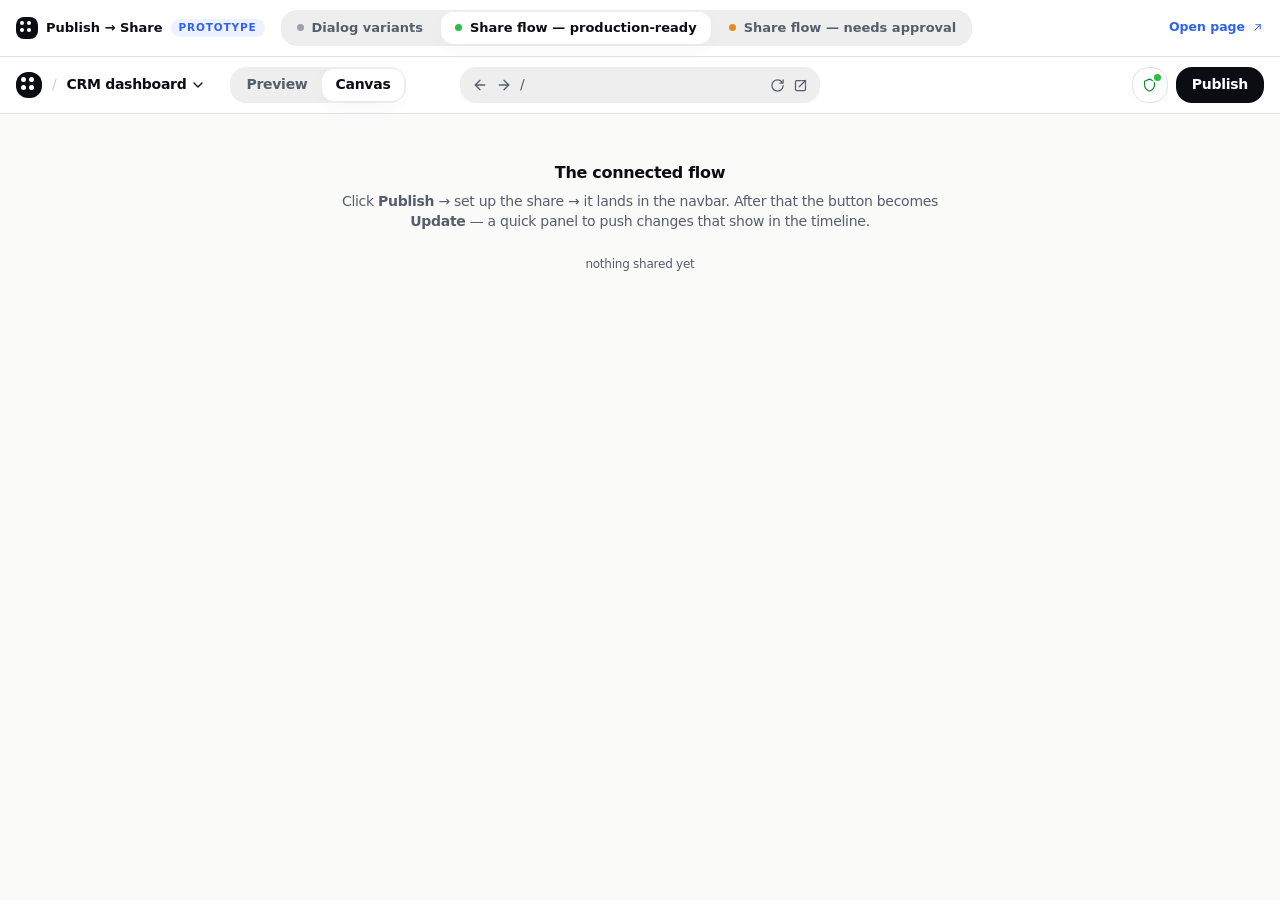
<file: index.html>
<!DOCTYPE html>
<html lang="en" class="light">
  <head>
    <meta charset="UTF-8" />
    <meta name="viewport" content="width=device-width, initial-scale=1.0" />
    <meta http-equiv="Cache-Control" content="no-cache, no-store, must-revalidate" />
    <meta http-equiv="Pragma" content="no-cache" />
    <meta http-equiv="Expires" content="0" />
    <title>Publish → Share — prototype</title>
    <script type="module" crossorigin src="./assets/prototype-C3FubEKq.js"></script>
    <link rel="modulepreload" crossorigin href="./assets/tokenStyle-D7xRVPf5.js">
    <link rel="modulepreload" crossorigin href="./assets/cn-BQHNewu7.js">
    <link rel="stylesheet" crossorigin href="./assets/tokenStyle-De76HYku.css">
  </head>
  <body>
    <div id="root"></div>
  </body>
</html>
</file>
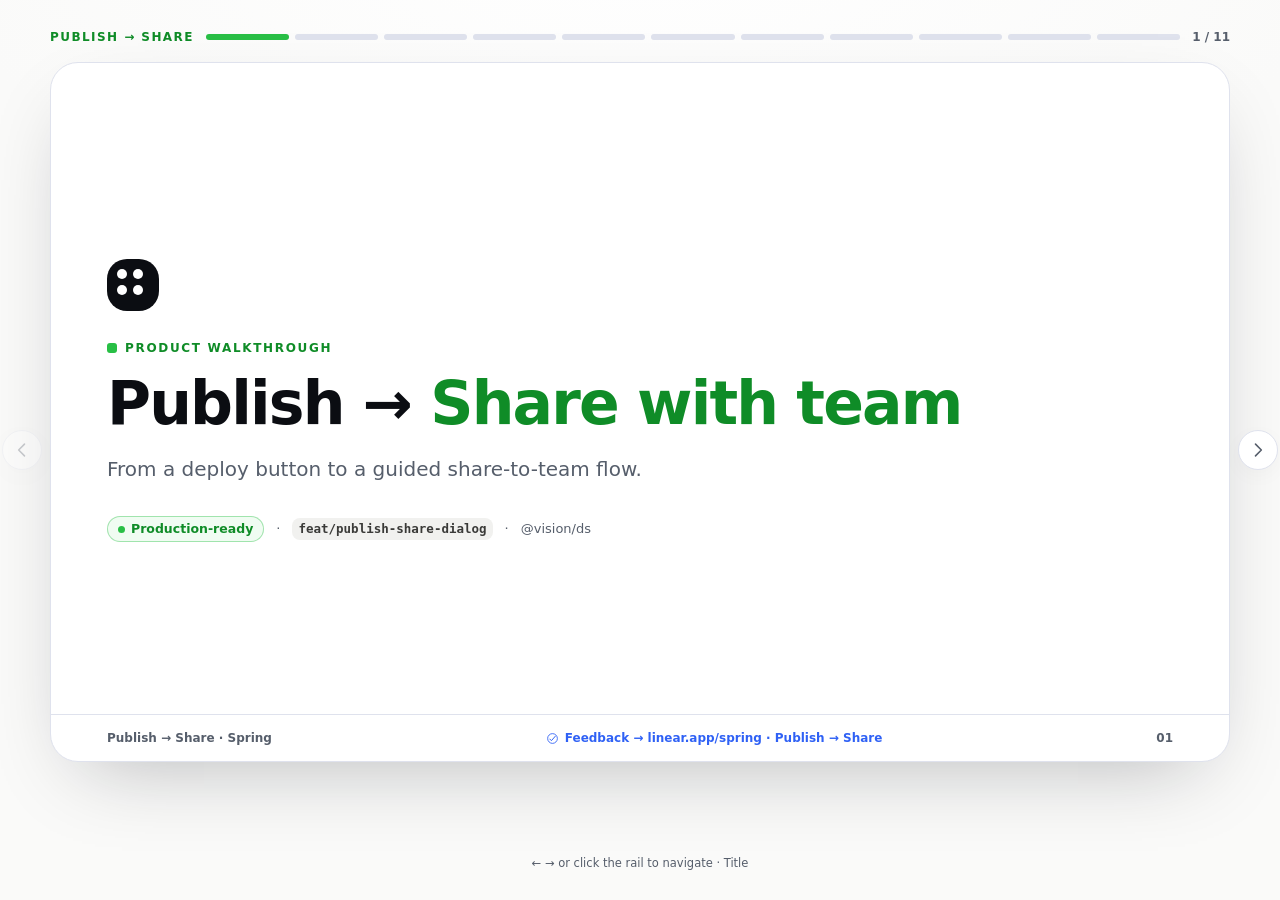
<file: deck.html>
<!DOCTYPE html>
<html lang="en" class="light">
  <head>
    <meta charset="UTF-8" />
    <meta name="viewport" content="width=device-width, initial-scale=1.0" />
    <meta http-equiv="Cache-Control" content="no-cache, no-store, must-revalidate" />
    <meta http-equiv="Pragma" content="no-cache" />
    <meta http-equiv="Expires" content="0" />
    <title>Publish → Share — walkthrough</title>
    <script type="module" crossorigin src="./assets/deck-DZzQGsgr.js"></script>
    <link rel="modulepreload" crossorigin href="./assets/tokenStyle-D7xRVPf5.js">
    <link rel="stylesheet" crossorigin href="./assets/tokenStyle-De76HYku.css">
  </head>
  <body>
    <div id="root"></div>
  </body>
</html>
</file>
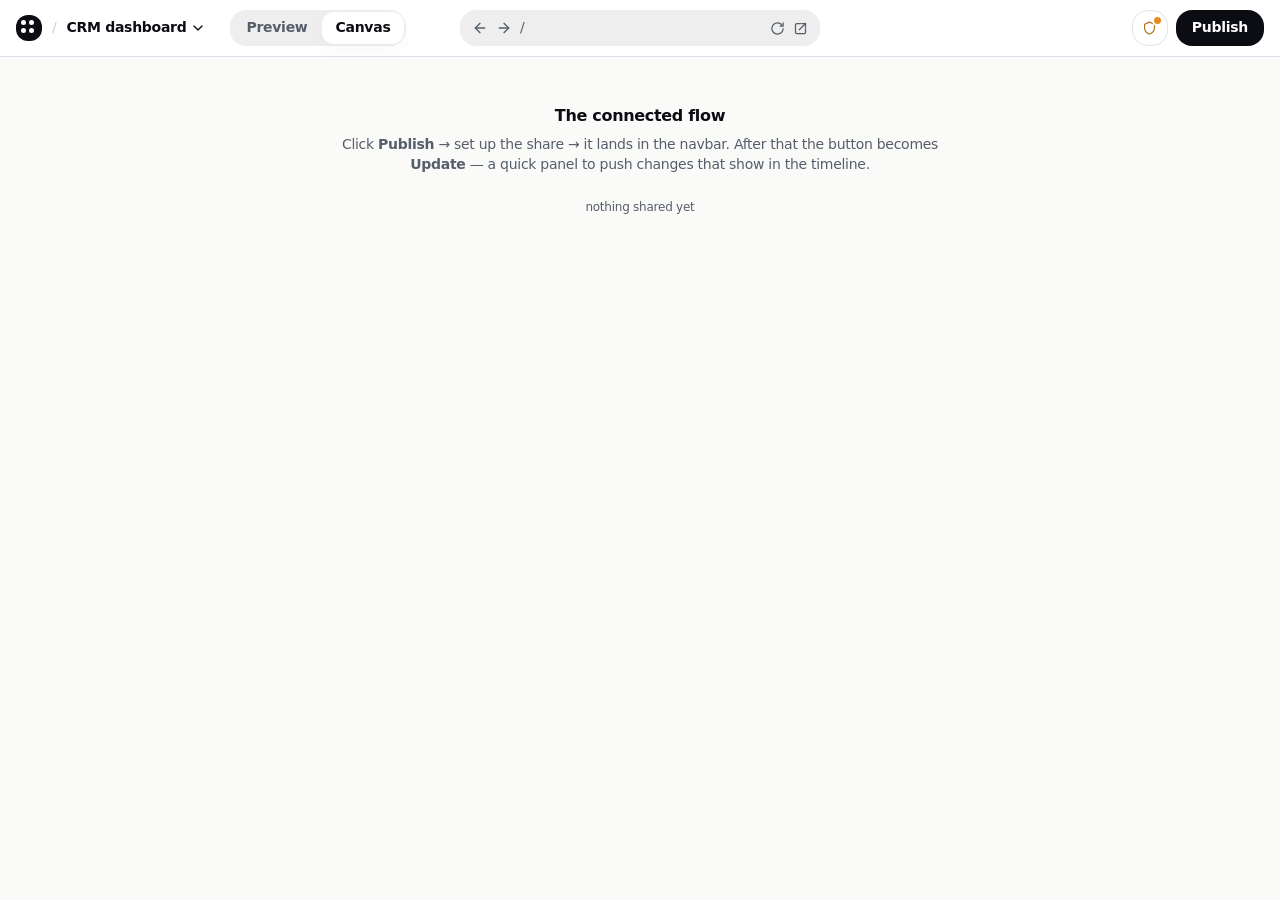
<file: flow-approval.html>
<!DOCTYPE html>
<html lang="en" class="light">
  <head>
    <meta charset="UTF-8" />
    <meta name="viewport" content="width=device-width, initial-scale=1.0" />
    <meta http-equiv="Cache-Control" content="no-cache, no-store, must-revalidate" />
    <meta http-equiv="Pragma" content="no-cache" />
    <meta http-equiv="Expires" content="0" />
    <title>Publish flow — needs approval</title>
    <script type="module" crossorigin src="./assets/flow-approval-CkC_7x0k.js"></script>
    <link rel="modulepreload" crossorigin href="./assets/tokenStyle-D7xRVPf5.js">
    <link rel="modulepreload" crossorigin href="./assets/cn-BQHNewu7.js">
    <link rel="modulepreload" crossorigin href="./assets/lifecycle-B0G79meA.js">
    <link rel="modulepreload" crossorigin href="./assets/PublishControl-BxkgMfLj.js">
    <link rel="modulepreload" crossorigin href="./assets/QuickUpdatePanel-CvavVLCY.js">
    <link rel="modulepreload" crossorigin href="./assets/FlowPreview-CH4AsfCG.js">
    <link rel="stylesheet" crossorigin href="./assets/tokenStyle-De76HYku.css">
  </head>
  <body>
    <div id="root"></div>
  </body>
</html>
</file>
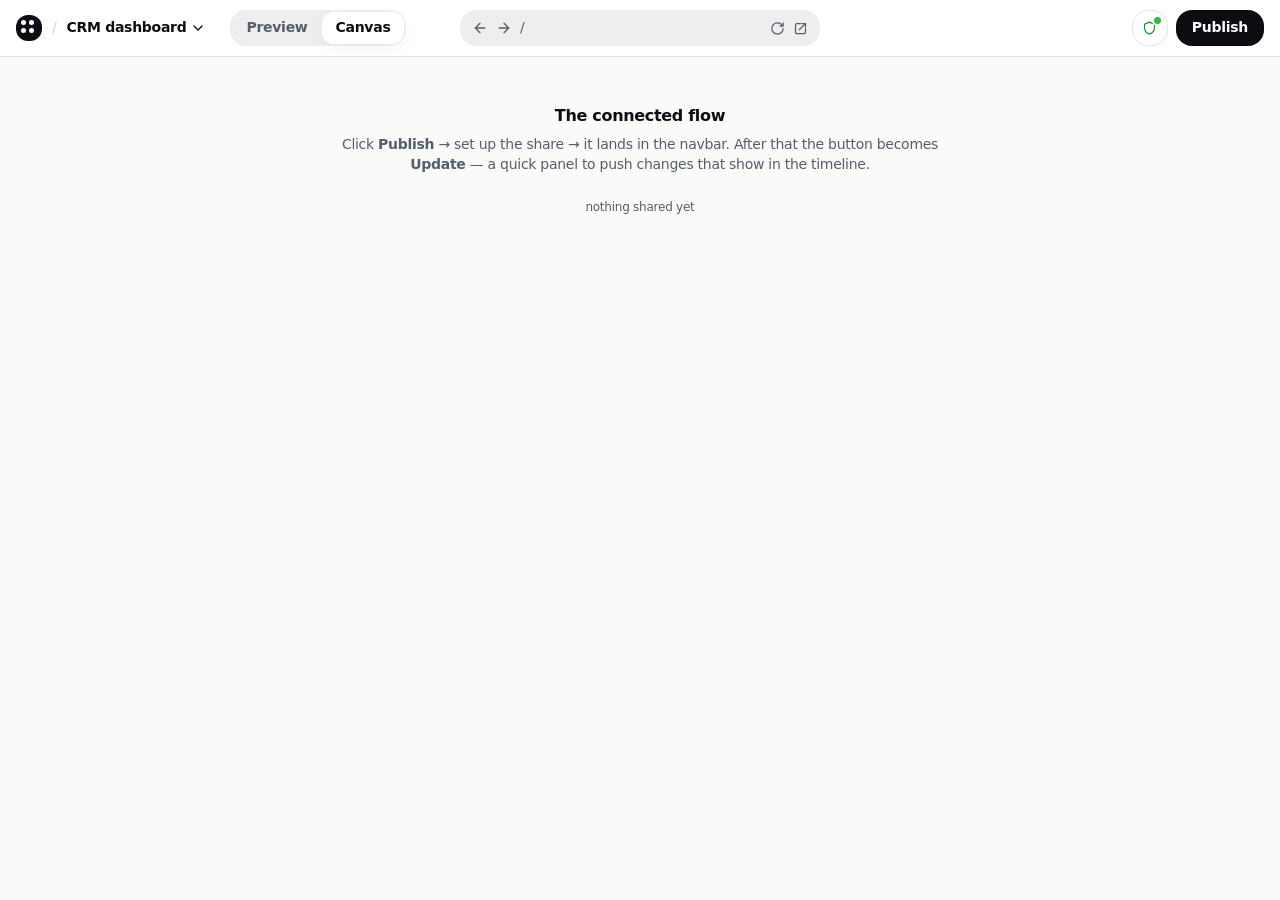
<file: flow.html>
<!DOCTYPE html>
<html lang="en" class="light">
  <head>
    <meta charset="UTF-8" />
    <meta name="viewport" content="width=device-width, initial-scale=1.0" />
    <meta http-equiv="Cache-Control" content="no-cache, no-store, must-revalidate" />
    <meta http-equiv="Pragma" content="no-cache" />
    <meta http-equiv="Expires" content="0" />
    <title>Publish flow — connected</title>
    <script type="module" crossorigin src="./assets/flow-CZyOp2dc.js"></script>
    <link rel="modulepreload" crossorigin href="./assets/tokenStyle-D7xRVPf5.js">
    <link rel="modulepreload" crossorigin href="./assets/cn-BQHNewu7.js">
    <link rel="modulepreload" crossorigin href="./assets/lifecycle-B0G79meA.js">
    <link rel="modulepreload" crossorigin href="./assets/PublishControl-BxkgMfLj.js">
    <link rel="modulepreload" crossorigin href="./assets/QuickUpdatePanel-CvavVLCY.js">
    <link rel="modulepreload" crossorigin href="./assets/FlowPreview-CH4AsfCG.js">
    <link rel="stylesheet" crossorigin href="./assets/tokenStyle-De76HYku.css">
  </head>
  <body>
    <div id="root"></div>
  </body>
</html>
</file>
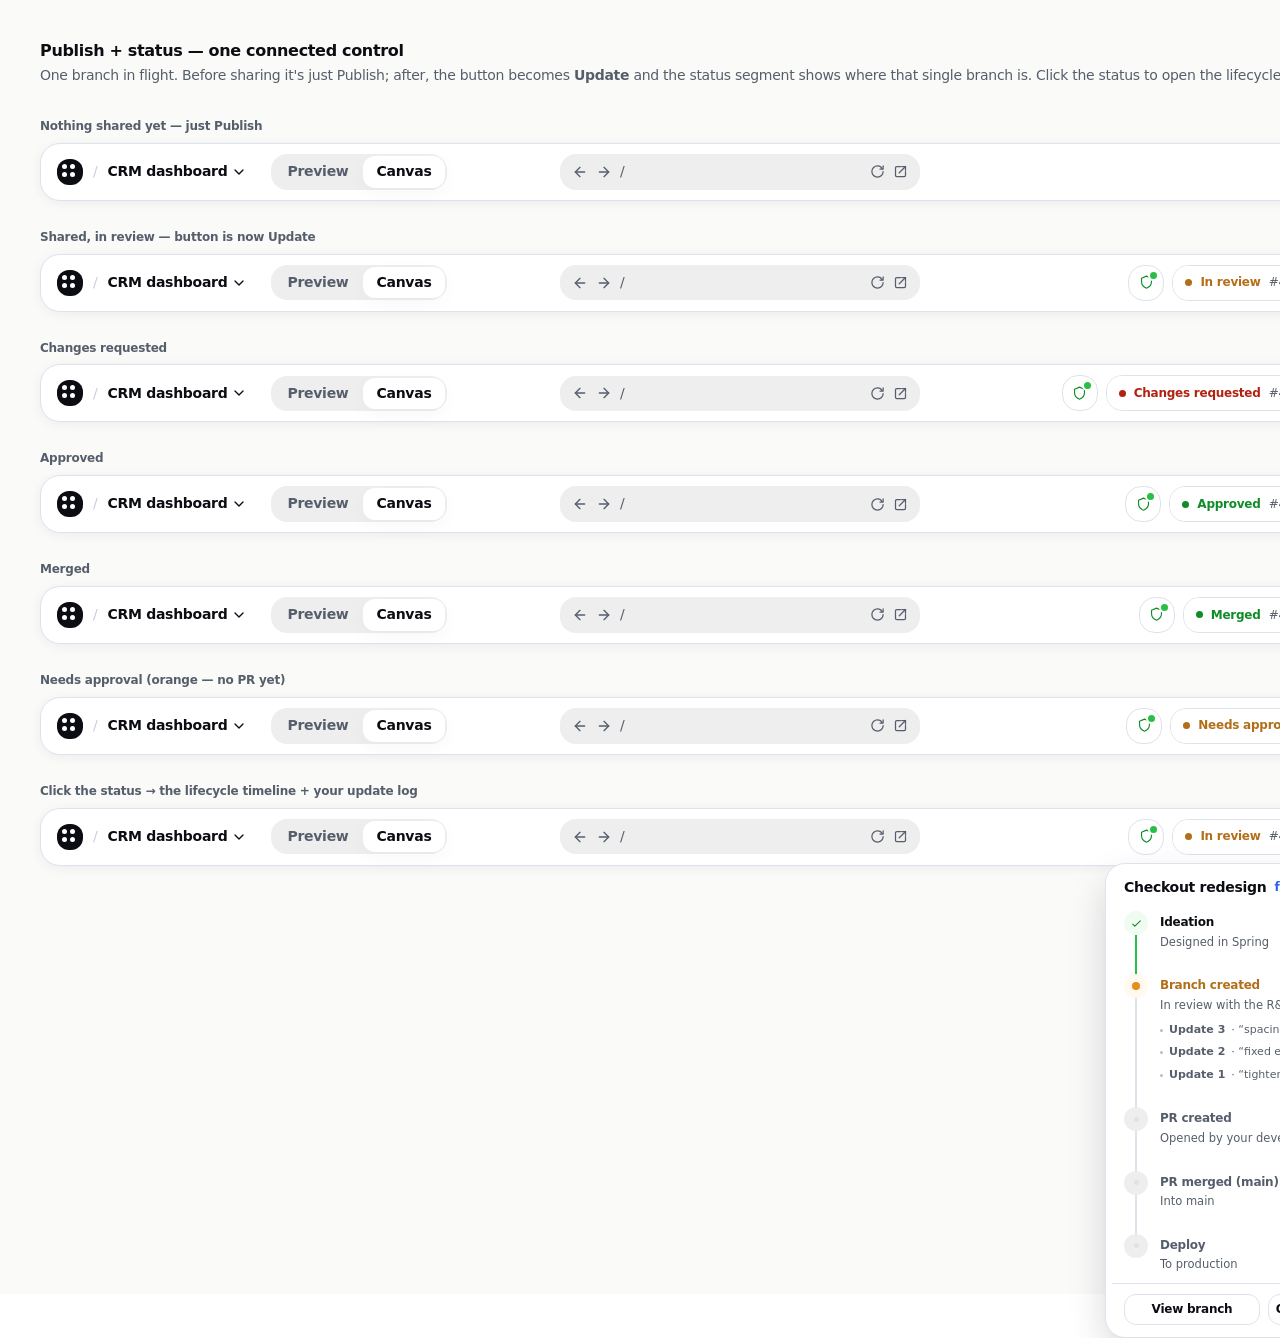
<file: pill.html>
<!DOCTYPE html>
<html lang="en" class="light">
  <head>
    <meta charset="UTF-8" />
    <meta name="viewport" content="width=device-width, initial-scale=1.0" />
    <meta http-equiv="Cache-Control" content="no-cache, no-store, must-revalidate" />
    <meta http-equiv="Pragma" content="no-cache" />
    <meta http-equiv="Expires" content="0" />
    <title>Publish status pill — preview</title>
    <script type="module" crossorigin src="./assets/pill-cucGs_0b.js"></script>
    <link rel="modulepreload" crossorigin href="./assets/tokenStyle-D7xRVPf5.js">
    <link rel="modulepreload" crossorigin href="./assets/lifecycle-B0G79meA.js">
    <link rel="modulepreload" crossorigin href="./assets/PublishControl-BxkgMfLj.js">
    <link rel="stylesheet" crossorigin href="./assets/tokenStyle-De76HYku.css">
  </head>
  <body>
    <div id="root"></div>
  </body>
</html>
</file>
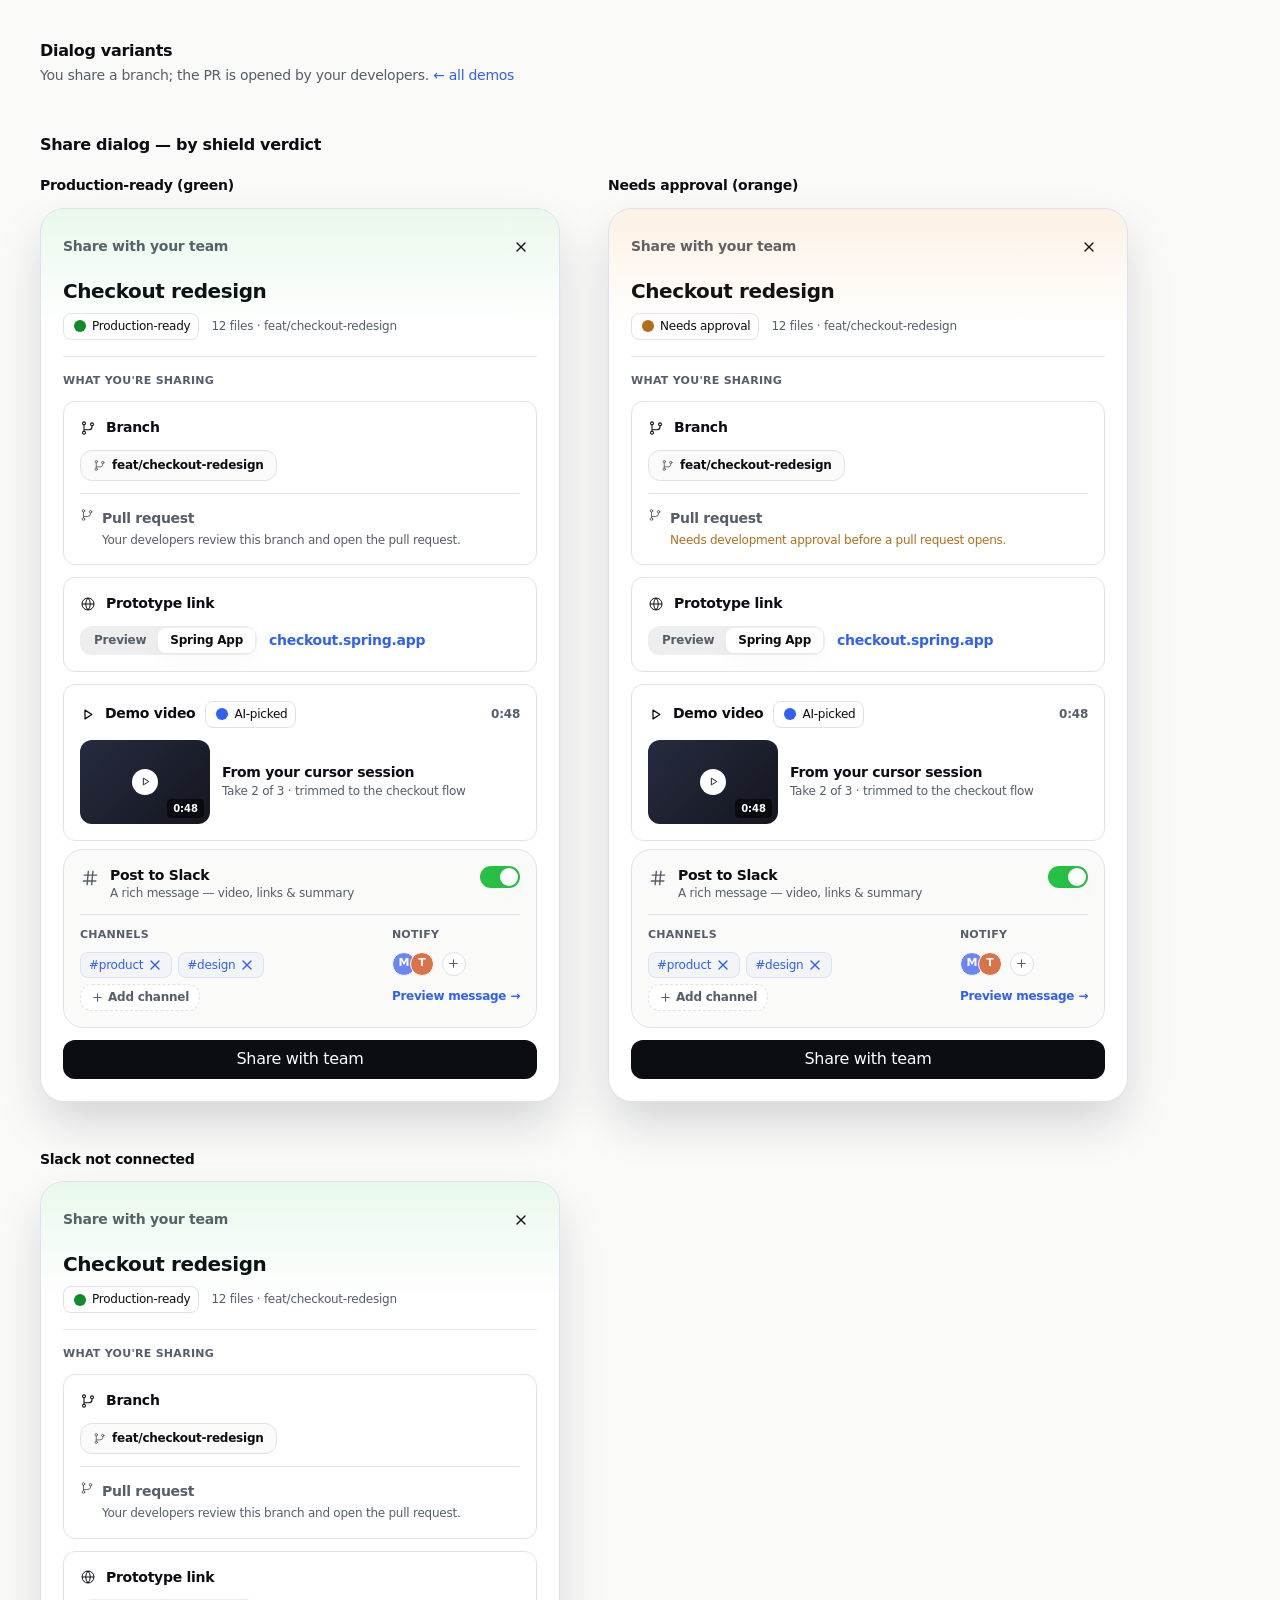
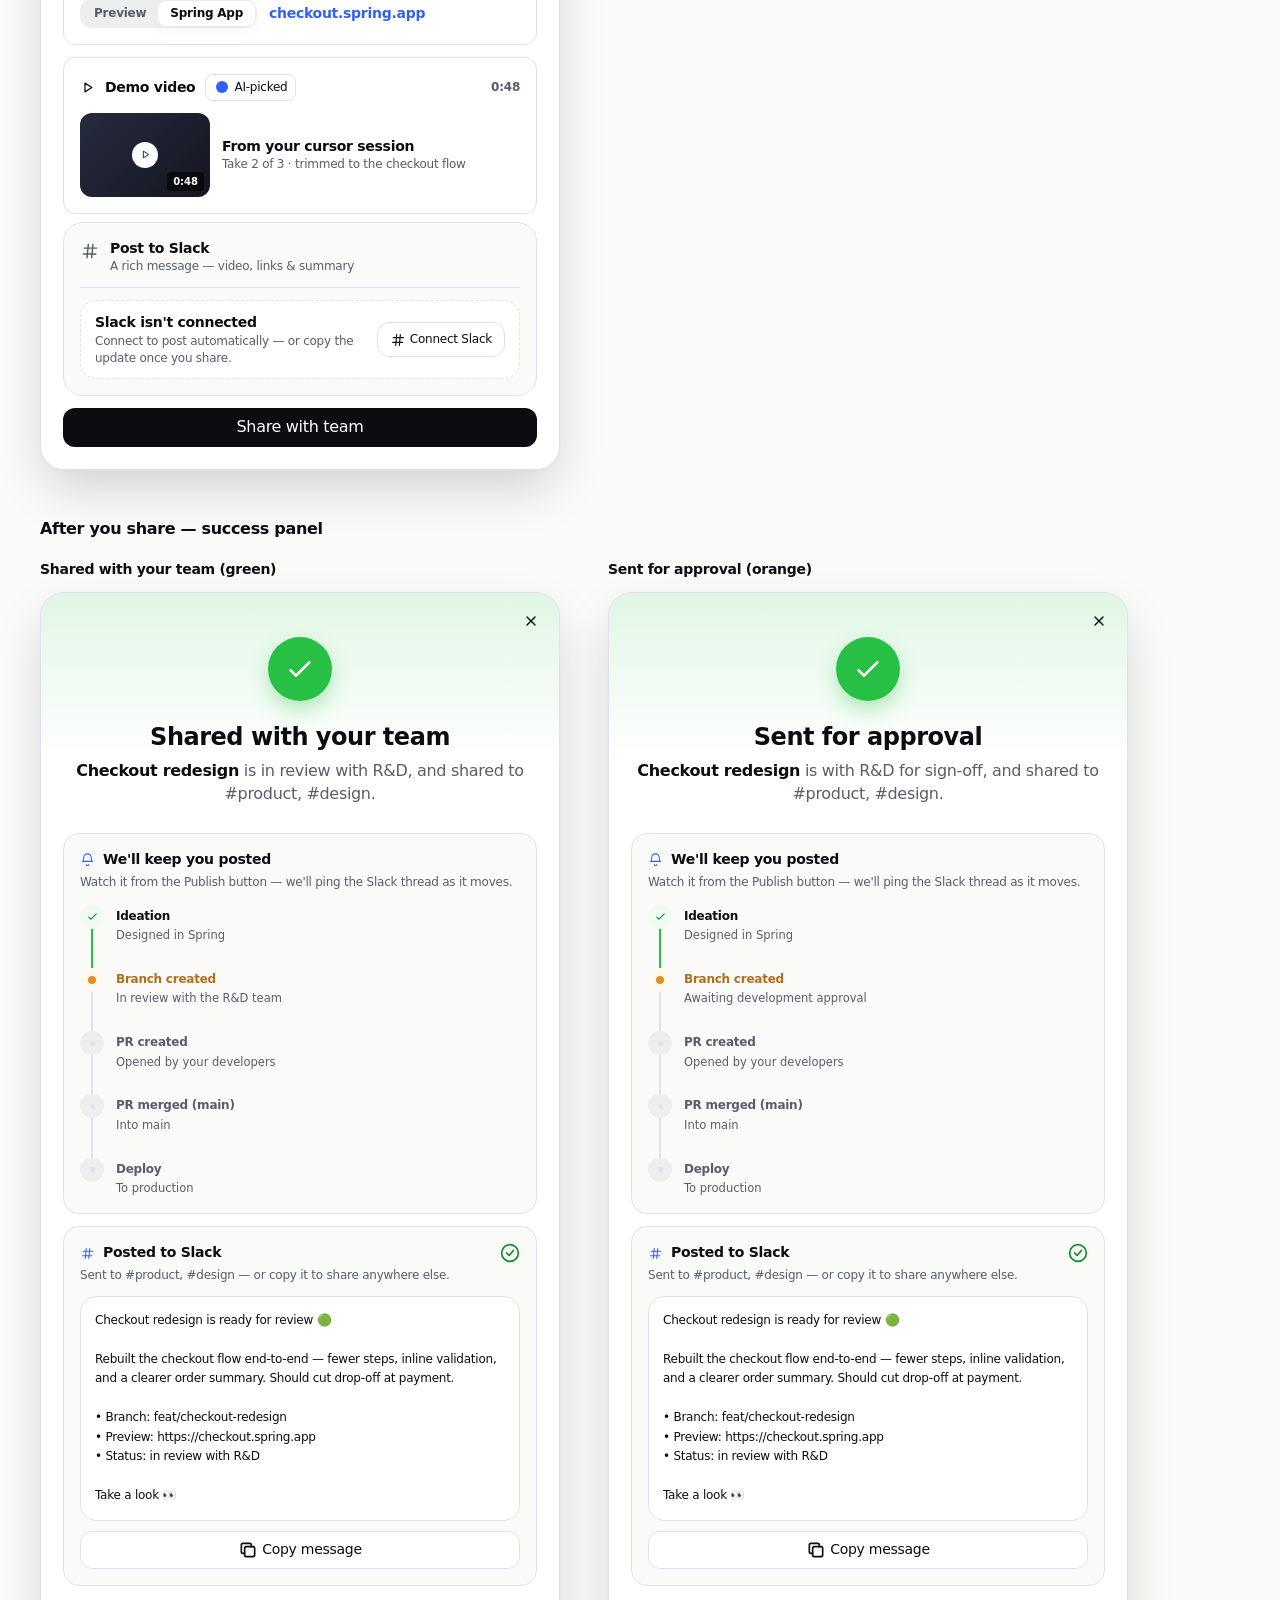
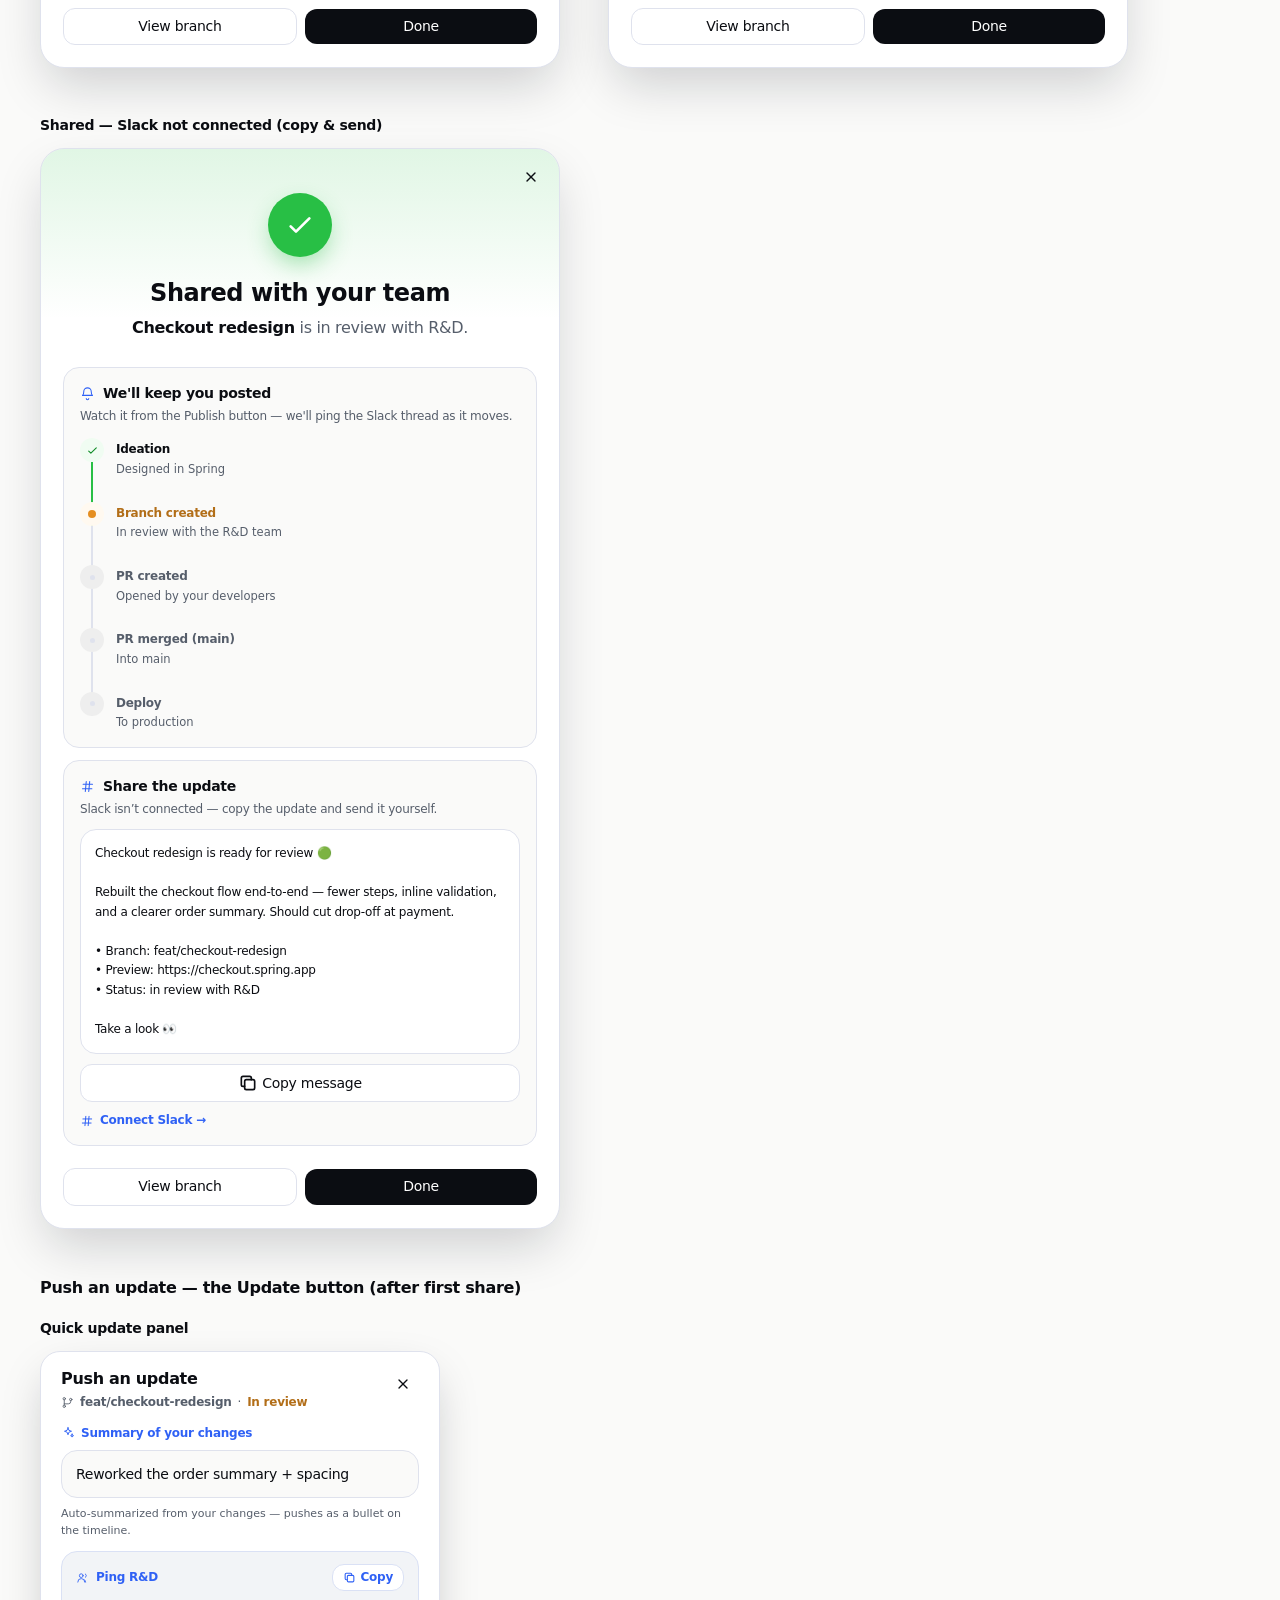
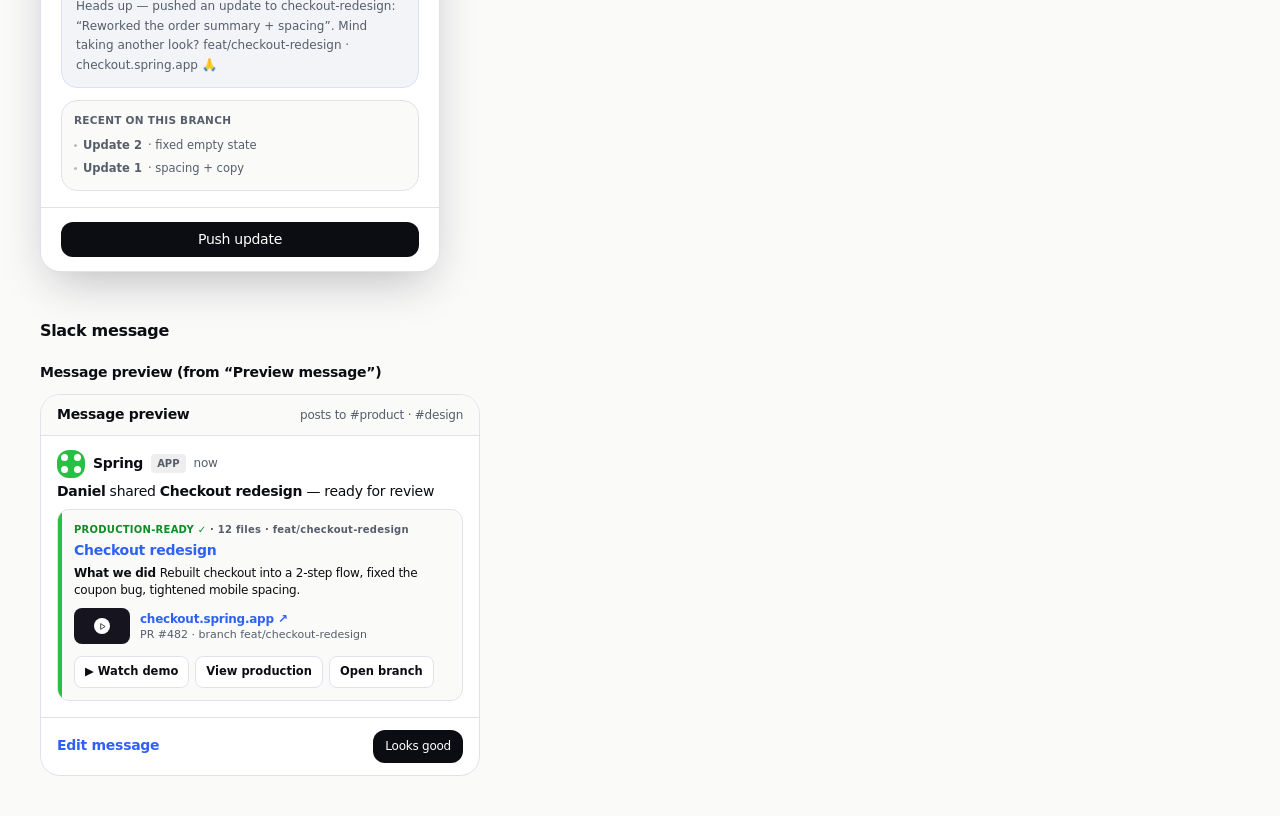
<file: preview.html>
<!DOCTYPE html>
<html lang="en" class="light">
  <head>
    <meta charset="UTF-8" />
    <meta name="viewport" content="width=device-width, initial-scale=1.0" />
    <meta http-equiv="Cache-Control" content="no-cache, no-store, must-revalidate" />
    <meta http-equiv="Pragma" content="no-cache" />
    <meta http-equiv="Expires" content="0" />
    <title>Publish dialog — preview</title>
    <script type="module" crossorigin src="./assets/preview-g3BoQMK-.js"></script>
    <link rel="modulepreload" crossorigin href="./assets/tokenStyle-D7xRVPf5.js">
    <link rel="modulepreload" crossorigin href="./assets/cn-BQHNewu7.js">
    <link rel="modulepreload" crossorigin href="./assets/lifecycle-B0G79meA.js">
    <link rel="modulepreload" crossorigin href="./assets/QuickUpdatePanel-CvavVLCY.js">
    <link rel="stylesheet" crossorigin href="./assets/tokenStyle-De76HYku.css">
  </head>
  <body>
    <div id="root"></div>
  </body>
</html>
</file>
<file: assets/tokenStyle-De76HYku.css>
@font-face{font-family:Satoshi;src:url(../fonts/satoshi/Satoshi%20Regular.otf) format("opentype");font-weight:400;font-style:normal;font-display:swap}@font-face{font-family:Satoshi;src:url(../fonts/satoshi/Satoshi%20Medium.otf) format("opentype");font-weight:500;font-style:normal;font-display:swap}@font-face{font-family:Satoshi;src:url(../fonts/satoshi/Satoshi%20Bold.otf) format("opentype");font-weight:700;font-style:normal;font-display:swap}*,:before,:after{--tw-border-spacing-x: 0;--tw-border-spacing-y: 0;--tw-translate-x: 0;--tw-translate-y: 0;--tw-rotate: 0;--tw-skew-x: 0;--tw-skew-y: 0;--tw-scale-x: 1;--tw-scale-y: 1;--tw-pan-x: ;--tw-pan-y: ;--tw-pinch-zoom: ;--tw-scroll-snap-strictness: proximity;--tw-gradient-from-position: ;--tw-gradient-via-position: ;--tw-gradient-to-position: ;--tw-ordinal: ;--tw-slashed-zero: ;--tw-numeric-figure: ;--tw-numeric-spacing: ;--tw-numeric-fraction: ;--tw-ring-inset: ;--tw-ring-offset-width: 0px;--tw-ring-offset-color: #fff;--tw-ring-color: rgb(71 115 245 / .5);--tw-ring-offset-shadow: 0 0 #0000;--tw-ring-shadow: 0 0 #0000;--tw-shadow: 0 0 #0000;--tw-shadow-colored: 0 0 #0000;--tw-blur: ;--tw-brightness: ;--tw-contrast: ;--tw-grayscale: ;--tw-hue-rotate: ;--tw-invert: ;--tw-saturate: ;--tw-sepia: ;--tw-drop-shadow: ;--tw-backdrop-blur: ;--tw-backdrop-brightness: ;--tw-backdrop-contrast: ;--tw-backdrop-grayscale: ;--tw-backdrop-hue-rotate: ;--tw-backdrop-invert: ;--tw-backdrop-opacity: ;--tw-backdrop-saturate: ;--tw-backdrop-sepia: ;--tw-contain-size: ;--tw-contain-layout: ;--tw-contain-paint: ;--tw-contain-style: }::backdrop{--tw-border-spacing-x: 0;--tw-border-spacing-y: 0;--tw-translate-x: 0;--tw-translate-y: 0;--tw-rotate: 0;--tw-skew-x: 0;--tw-skew-y: 0;--tw-scale-x: 1;--tw-scale-y: 1;--tw-pan-x: ;--tw-pan-y: ;--tw-pinch-zoom: ;--tw-scroll-snap-strictness: proximity;--tw-gradient-from-position: ;--tw-gradient-via-position: ;--tw-gradient-to-position: ;--tw-ordinal: ;--tw-slashed-zero: ;--tw-numeric-figure: ;--tw-numeric-spacing: ;--tw-numeric-fraction: ;--tw-ring-inset: ;--tw-ring-offset-width: 0px;--tw-ring-offset-color: #fff;--tw-ring-color: rgb(71 115 245 / .5);--tw-ring-offset-shadow: 0 0 #0000;--tw-ring-shadow: 0 0 #0000;--tw-shadow: 0 0 #0000;--tw-shadow-colored: 0 0 #0000;--tw-blur: ;--tw-brightness: ;--tw-contrast: ;--tw-grayscale: ;--tw-hue-rotate: ;--tw-invert: ;--tw-saturate: ;--tw-sepia: ;--tw-drop-shadow: ;--tw-backdrop-blur: ;--tw-backdrop-brightness: ;--tw-backdrop-contrast: ;--tw-backdrop-grayscale: ;--tw-backdrop-hue-rotate: ;--tw-backdrop-invert: ;--tw-backdrop-opacity: ;--tw-backdrop-saturate: ;--tw-backdrop-sepia: ;--tw-contain-size: ;--tw-contain-layout: ;--tw-contain-paint: ;--tw-contain-style: }*,:before,:after{box-sizing:border-box;border-width:0;border-style:solid;border-color:#e5e7eb}:before,:after{--tw-content: ""}html,:host{line-height:1.5;-webkit-text-size-adjust:100%;-moz-tab-size:4;-o-tab-size:4;tab-size:4;font-family:Inter,system-ui,-apple-system,sans-serif;font-feature-settings:normal;font-variation-settings:normal;-webkit-tap-highlight-color:transparent}body{margin:0;line-height:inherit}hr{height:0;color:inherit;border-top-width:1px}abbr:where([title]){-webkit-text-decoration:underline dotted;text-decoration:underline dotted}h1,h2,h3,h4,h5,h6{font-size:inherit;font-weight:inherit}a{color:inherit;text-decoration:inherit}b,strong{font-weight:bolder}code,kbd,samp,pre{font-family:ui-monospace,SFMono-Regular,Menlo,Monaco,Consolas,Liberation Mono,Courier New,monospace;font-feature-settings:normal;font-variation-settings:normal;font-size:1em}small{font-size:80%}sub,sup{font-size:75%;line-height:0;position:relative;vertical-align:baseline}sub{bottom:-.25em}sup{top:-.5em}table{text-indent:0;border-color:inherit;border-collapse:collapse}button,input,optgroup,select,textarea{font-family:inherit;font-feature-settings:inherit;font-variation-settings:inherit;font-size:100%;font-weight:inherit;line-height:inherit;letter-spacing:inherit;color:inherit;margin:0;padding:0}button,select{text-transform:none}button,input:where([type=button]),input:where([type=reset]),input:where([type=submit]){-webkit-appearance:button;background-color:transparent;background-image:none}:-moz-focusring{outline:auto}:-moz-ui-invalid{box-shadow:none}progress{vertical-align:baseline}::-webkit-inner-spin-button,::-webkit-outer-spin-button{height:auto}[type=search]{-webkit-appearance:textfield;outline-offset:-2px}::-webkit-search-decoration{-webkit-appearance:none}::-webkit-file-upload-button{-webkit-appearance:button;font:inherit}summary{display:list-item}blockquote,dl,dd,h1,h2,h3,h4,h5,h6,hr,figure,p,pre{margin:0}fieldset{margin:0;padding:0}legend{padding:0}ol,ul,menu{list-style:none;margin:0;padding:0}dialog{padding:0}textarea{resize:vertical}input::-moz-placeholder,textarea::-moz-placeholder{opacity:1;color:#9ca3af}input::placeholder,textarea::placeholder{opacity:1;color:#9ca3af}button,[role=button]{cursor:pointer}:disabled{cursor:default}img,svg,video,canvas,audio,iframe,embed,object{display:block;vertical-align:middle}img,video{max-width:100%;height:auto}[hidden]:where(:not([hidden=until-found])){display:none}:root{--color-button-cta: #0b0d12;--color-button-active: #0b0d12;--color-button-hover: #0b0d12;--color-button-success: #28bf45;--color-button-error: #de3f2c;--color-button-warning: #e58e20;--color-button-disable: #a3abc2;--color-bg-screen: #fafaf9;--color-bg-white: #ffffff;--color-bg-grey: #eeeeee;--color-bg-black: #0b0d12;--color-bg-contrast: #0b0d12;--color-bg-success: #f0fcf2;--color-bg-error: #fff4f2;--color-bg-warning: #fff9f0;--color-bg-blue: #f2f4f7;--color-icon-primary: #0b0d12;--color-icon-secondary: #565e6b;--color-icon-tertiary: #2f61f5;--color-icon-white: #ffffff;--color-icon-disable: #c7cddb;--color-icon-success: #0f8c27;--color-icon-error: #b22212;--color-icon-warning: #b26e18;--color-border-default: #dfe2ed;--color-border-hover: #0b0d12;--color-border-disable: #c7cddb;--color-border-white: #ffffff;--color-border-tertiary: #4773f5;--color-border-blue: #dae1f5;--color-border-green: #c4f2cd;--color-border-yellow: #ffe8cc;--color-border-red-light: #ffd1cc;--color-border-red-dark: #b22212;--color-focus-ring: #c7ddff;--color-bg-overlay: rgb(11 13 18 / .4);--color-text-primary: #0b0d12;--color-text-secondary: #565e6b;--color-text-tertiary: #2f61f5;--color-text-placeholder: #a3abc2;--color-text-disable: #c7cddb;--color-text-white: #ffffff;--color-text-black: #0b0d12;--color-text-success: #0f8c27;--color-text-error: #b22212;--color-text-warning: #b26e18}.dark{--color-button-cta: #ffffff;--color-button-active: #f5f5f7;--color-button-hover: #f5f5f7;--color-button-success: #28bf45;--color-button-error: #de3f2c;--color-button-warning: #e58e20;--color-button-disable: #565e6b;--color-bg-screen: #0b0d12;--color-bg-white: #15181f;--color-bg-grey: #1f232c;--color-bg-black: #ffffff;--color-bg-contrast: #ffffff;--color-bg-success: #0f1f12;--color-bg-error: #1f0e0c;--color-bg-warning: #1f1810;--color-bg-blue: #0e1424;--color-icon-primary: #ffffff;--color-icon-secondary: #a3abc2;--color-icon-tertiary: #4773f5;--color-icon-white: #0b0d12;--color-icon-disable: #565e6b;--color-icon-success: #28bf45;--color-icon-error: #de3f2c;--color-icon-warning: #e58e20;--color-border-default: #2a2f3b;--color-border-hover: #ffffff;--color-border-disable: #565e6b;--color-border-white: #15181f;--color-border-tertiary: #4773f5;--color-border-blue: #1d2540;--color-border-green: #1c3d24;--color-border-yellow: #3d2e15;--color-border-red-light: #3d1c17;--color-border-red-dark: #de3f2c;--color-focus-ring: #2a3a66;--color-bg-overlay: rgb(0 0 0 / .6);--color-text-primary: #ffffff;--color-text-secondary: #a3abc2;--color-text-tertiary: #4773f5;--color-text-placeholder: #565e6b;--color-text-disable: #565e6b;--color-text-white: #0b0d12;--color-text-black: #ffffff;--color-text-success: #28bf45;--color-text-error: #de3f2c;--color-text-warning: #e58e20}@media (prefers-color-scheme: dark){:root:not(.light){--color-button-cta: #ffffff;--color-button-active: #f5f5f7;--color-button-hover: #f5f5f7;--color-button-success: #28bf45;--color-button-error: #de3f2c;--color-button-warning: #e58e20;--color-button-disable: #565e6b;--color-bg-screen: #0b0d12;--color-bg-white: #15181f;--color-bg-grey: #1f232c;--color-bg-black: #ffffff;--color-bg-contrast: #ffffff;--color-bg-success: #0f1f12;--color-bg-error: #1f0e0c;--color-bg-warning: #1f1810;--color-bg-blue: #0e1424;--color-icon-primary: #ffffff;--color-icon-secondary: #a3abc2;--color-icon-tertiary: #4773f5;--color-icon-white: #0b0d12;--color-icon-disable: #565e6b;--color-icon-success: #28bf45;--color-icon-error: #de3f2c;--color-icon-warning: #e58e20;--color-border-default: #2a2f3b;--color-border-hover: #ffffff;--color-border-disable: #565e6b;--color-border-white: #15181f;--color-border-tertiary: #4773f5;--color-border-blue: #1d2540;--color-border-green: #1c3d24;--color-border-yellow: #3d2e15;--color-border-red-light: #3d1c17;--color-border-red-dark: #de3f2c;--color-focus-ring: #2a3a66;--color-bg-overlay: rgb(0 0 0 / .6);--color-text-primary: #ffffff;--color-text-secondary: #a3abc2;--color-text-tertiary: #4773f5;--color-text-placeholder: #565e6b;--color-text-disable: #565e6b;--color-text-white: #0b0d12;--color-text-black: #ffffff;--color-text-success: #28bf45;--color-text-error: #de3f2c;--color-text-warning: #e58e20}}:root{--spring-primary: #FFB6C1;--spring-secondary: #90EE90;--spring-accent: #87CEEB;--left-panel-width: 25%}.\!container{width:100%!important}.container{width:100%}@media (min-width: 640px){.\!container{max-width:640px!important}.container{max-width:640px}}@media (min-width: 768px){.\!container{max-width:768px!important}.container{max-width:768px}}@media (min-width: 1024px){.\!container{max-width:1024px!important}.container{max-width:1024px}}@media (min-width: 1280px){.\!container{max-width:1280px!important}.container{max-width:1280px}}@media (min-width: 1536px){.\!container{max-width:1536px!important}.container{max-width:1536px}}.custom-scrollbar{scrollbar-width:thin;scrollbar-color:rgba(0,0,0,.2) transparent}.custom-scrollbar::-webkit-scrollbar{width:12px;height:12px}.custom-scrollbar::-webkit-scrollbar-track{background:transparent;border-radius:10px;margin:8px 4px}.custom-scrollbar::-webkit-scrollbar-thumb{background:linear-gradient(180deg,#ffb6c180,#87ceeb66);border-radius:8px;border:1px solid rgba(255,255,255,.3);box-shadow:inset 0 0 3px #fff3;background-clip:padding-box;margin-right:2px}.custom-scrollbar::-webkit-scrollbar-thumb:hover{background:linear-gradient(180deg,#ffb6c1b3,#87ceeb99);box-shadow:inset 0 0 5px #ffffff4d}.custom-scrollbar::-webkit-scrollbar-thumb:active{background:linear-gradient(180deg,#ffb6c1cc,#87ceebb3)}.spring-header-container{display:flex;align-items:center;height:48px;padding:8px 20px;background:#fafaf9;border-bottom:1px solid var(--color-border-default);font-family:Inter,-apple-system,BlinkMacSystemFont,Segoe UI,sans-serif;position:fixed;top:0;left:var(--spring-menu-push, 0px);width:calc(100% - var(--spring-menu-push, 0px));transition:left .24s cubic-bezier(.16,1,.3,1),width .24s cubic-bezier(.16,1,.3,1);z-index:999999;pointer-events:auto}.spring-left-panel-container{display:flex;flex-direction:column;background:#fafaf9;position:fixed;top:48px;left:var(--spring-menu-push, 0px);width:var(--left-panel-width);min-width:350px;height:calc(100% - 48px);transition:left .24s cubic-bezier(.16,1,.3,1);z-index:999999;pointer-events:auto}@media (min-width: 2000px){:root{--left-panel-width-max: 400px}}@media (max-width: 1400px){:root{--left-panel-width-min: 280px}}@keyframes fadeUp{0%{opacity:0;transform:translateY(-4px)}to{opacity:1;transform:translateY(0)}}@keyframes shiny{0%{background-position:200% 0}to{background-position:-200% 0}}@keyframes sync-spin{to{transform:rotate(360deg)}}@keyframes shimmer{0%{background-position:150% center}to{background-position:-50% center}}.shimmer-text{background:linear-gradient(120deg,#565e6b,#565e6b 40%,#c7cddb,#565e6b 60%,#565e6b);background-size:200% 100%;background-clip:text;-webkit-background-clip:text;-webkit-text-fill-color:transparent;animation:shimmer 1.6s linear infinite}.sr-only{position:absolute;width:1px;height:1px;padding:0;margin:-1px;overflow:hidden;clip:rect(0,0,0,0);white-space:nowrap;border-width:0}.pointer-events-none{pointer-events:none}.pointer-events-auto{pointer-events:auto}.visible{visibility:visible}.invisible{visibility:hidden}.collapse{visibility:collapse}.static{position:static}.fixed{position:fixed}.absolute{position:absolute}.relative{position:relative}.sticky{position:sticky}.inset-0{top:0;right:0;bottom:0;left:0}.inset-x-0{left:0;right:0}.inset-y-0{top:0;bottom:0}.-bottom-16{bottom:-64px}.-left-12{left:-48px}.-right-1{right:-4px}.-right-12{right:-48px}.-right-16{right:-64px}.-top-1{top:-4px}.-top-24{top:-6rem}.-top-7{top:-28px}.bottom-0{bottom:0}.bottom-1{bottom:4px}.bottom-1\.5{bottom:.375rem}.bottom-full{bottom:100%}.left-0{left:0}.left-0\.5{left:2px}.left-1\/2{left:50%}.left-6{left:24px}.left-\[11px\]{left:11px}.right-0{right:0}.right-1\.5{right:.375rem}.right-2{right:8px}.right-3{right:12px}.right-4{right:16px}.right-\[-7px\]{right:-7px}.top-0{top:0}.top-0\.5{top:2px}.top-1\.5{top:.375rem}.top-1\/2{top:50%}.top-2{top:8px}.top-3{top:12px}.top-4{top:16px}.top-5{top:20px}.top-6{top:24px}.top-\[-7px\]{top:-7px}.top-\[58px\]{top:58px}.top-\[calc\(100\%\+4px\)\]{top:calc(100% + 4px)}.top-\[calc\(100\%\+6px\)\]{top:calc(100% + 6px)}.top-full{top:100%}.z-0{z-index:0}.z-10{z-index:10}.z-20{z-index:20}.z-50{z-index:50}.z-\[100000000\]{z-index:100000000}.z-\[1000000\]{z-index:1000000}.z-\[100\]{z-index:100}.z-\[2000000\]{z-index:2000000}.z-\[2000001\]{z-index:2000001}.z-\[60\]{z-index:60}.z-\[70\]{z-index:70}.z-\[999998\]{z-index:999998}.z-\[99999995\]{z-index:99999995}.z-\[99999999\]{z-index:99999999}.z-\[9999999\]{z-index:9999999}.z-\[999999\]{z-index:999999}.z-\[N\]{z-index:N}.z-popover{z-index:50}.col-span-1{grid-column:span 1 / span 1}.col-span-2{grid-column:span 2 / span 2}.m-0{margin:0}.-mx-1{margin-left:-4px;margin-right:-4px}.mx-0\.5{margin-left:2px;margin-right:2px}.mx-3{margin-left:12px;margin-right:12px}.mx-6{margin-left:24px;margin-right:24px}.mx-auto{margin-left:auto;margin-right:auto}.my-1{margin-top:4px;margin-bottom:4px}.my-3{margin-top:12px;margin-bottom:12px}.my-4{margin-top:16px;margin-bottom:16px}.\!mt-3{margin-top:12px!important}.-mr-0\.5{margin-right:-2px}.-mt-1{margin-top:-4px}.mb-0\.5{margin-bottom:2px}.mb-1{margin-bottom:4px}.mb-1\.5{margin-bottom:.375rem}.mb-2{margin-bottom:8px}.mb-3{margin-bottom:12px}.mb-4{margin-bottom:16px}.mb-5{margin-bottom:20px}.mb-\[6px\]{margin-bottom:6px}.mb-\[8px\]{margin-bottom:8px}.ml-1{margin-left:4px}.ml-2{margin-left:8px}.ml-6{margin-left:24px}.ml-auto{margin-left:auto}.mr-auto{margin-right:auto}.mt-0{margin-top:0}.mt-0\.5{margin-top:2px}.mt-1{margin-top:4px}.mt-1\.5{margin-top:.375rem}.mt-12{margin-top:48px}.mt-2{margin-top:8px}.mt-2\.5{margin-top:.625rem}.mt-3{margin-top:12px}.mt-3\.5{margin-top:.875rem}.mt-4{margin-top:16px}.mt-5{margin-top:20px}.mt-6{margin-top:24px}.mt-7{margin-top:28px}.mt-8{margin-top:32px}.mt-\[16px\]{margin-top:16px}.mt-\[1px\]{margin-top:1px}.mt-\[24px\]{margin-top:24px}.mt-\[2px\]{margin-top:2px}.mt-\[5px\]{margin-top:5px}.mt-\[6px\]{margin-top:6px}.mt-\[7px\]{margin-top:7px}.mt-auto{margin-top:auto}.line-clamp-2{overflow:hidden;display:-webkit-box;-webkit-box-orient:vertical;-webkit-line-clamp:2}.block{display:block}.inline-block{display:inline-block}.inline{display:inline}.flex{display:flex}.inline-flex{display:inline-flex}.table{display:table}.grid{display:grid}.contents{display:contents}.hidden{display:none}.size-1\.5{width:.375rem;height:.375rem}.size-10{width:40px;height:40px}.size-14{width:56px;height:56px}.size-2{width:8px;height:8px}.size-20{width:80px;height:80px}.size-3{width:12px;height:12px}.size-4{width:16px;height:16px}.size-44{width:11rem;height:11rem}.size-5{width:20px;height:20px}.size-6{width:24px;height:24px}.size-64{width:16rem;height:16rem}.size-8{width:32px;height:32px}.size-\[10px\]{width:10px;height:10px}.size-\[15px\]{width:15px;height:15px}.size-\[16px\]{width:16px;height:16px}.size-\[18px\]{width:18px;height:18px}.size-\[38px\]{width:38px;height:38px}.size-\[46px\]{width:46px;height:46px}.size-\[52px\]{width:52px;height:52px}.size-\[72px\]{width:72px;height:72px}.size-full{width:100%;height:100%}.h-0\.5{height:2px}.h-1\.5{height:.375rem}.h-10{height:40px}.h-11{height:44px}.h-12{height:48px}.h-14{height:56px}.h-16{height:64px}.h-2{height:8px}.h-2\.5{height:.625rem}.h-3{height:12px}.h-32{height:8rem}.h-4{height:16px}.h-5{height:20px}.h-6{height:24px}.h-7{height:28px}.h-8{height:32px}.h-9{height:36px}.h-\[10px\]{height:10px}.h-\[11px\]{height:11px}.h-\[120px\]{height:120px}.h-\[13px\]{height:13px}.h-\[14px\]{height:14px}.h-\[15px\]{height:15px}.h-\[162px\]{height:162px}.h-\[170px\]{height:170px}.h-\[175px\]{height:175px}.h-\[17px\]{height:17px}.h-\[18px\]{height:18px}.h-\[22px\]{height:22px}.h-\[253px\]{height:253px}.h-\[26px\]{height:26px}.h-\[3px\]{height:3px}.h-\[55\%\]{height:55%}.h-\[560px\]{height:560px}.h-\[5px\]{height:5px}.h-\[6px\]{height:6px}.h-\[700px\]{height:700px}.h-\[7px\]{height:7px}.h-\[84px\]{height:84px}.h-\[8px\]{height:8px}.h-auto{height:auto}.h-full{height:100%}.h-max{height:-moz-max-content;height:max-content}.h-px{height:1px}.h-screen{height:100vh}.max-h-64{max-height:16rem}.max-h-72{max-height:18rem}.max-h-\[180px\]{max-height:180px}.max-h-\[244px\]{max-height:244px}.max-h-\[280px\]{max-height:280px}.max-h-\[50vh\]{max-height:50vh}.max-h-\[80vh\]{max-height:80vh}.max-h-\[84vh\]{max-height:84vh}.max-h-\[85vh\]{max-height:85vh}.max-h-\[var\(--available-height\)\]{max-height:var(--available-height)}.max-h-full{max-height:100%}.min-h-0{min-height:0px}.min-h-40{min-height:10rem}.min-h-5{min-height:20px}.min-h-\[640px\]{min-height:640px}.min-h-full{min-height:100%}.min-h-screen{min-height:100vh}.w-1{width:4px}.w-1\/3{width:33.333333%}.w-10{width:40px}.w-12{width:48px}.w-14{width:56px}.w-16{width:64px}.w-2{width:8px}.w-2\.5{width:.625rem}.w-2\/3{width:66.666667%}.w-20{width:80px}.w-24{width:6rem}.w-3{width:12px}.w-4{width:16px}.w-44{width:11rem}.w-48{width:12rem}.w-5{width:20px}.w-6{width:24px}.w-7{width:28px}.w-72{width:18rem}.w-8{width:32px}.w-80{width:20rem}.w-9{width:36px}.w-\[10px\]{width:10px}.w-\[11px\]{width:11px}.w-\[130px\]{width:130px}.w-\[13px\]{width:13px}.w-\[15px\]{width:15px}.w-\[160px\]{width:160px}.w-\[18px\]{width:18px}.w-\[190px\]{width:190px}.w-\[22px\]{width:22px}.w-\[260px\]{width:260px}.w-\[26px\]{width:26px}.w-\[270px\]{width:270px}.w-\[280px\]{width:280px}.w-\[288px\]{width:288px}.w-\[295px\]{width:295px}.w-\[2px\]{width:2px}.w-\[304px\]{width:304px}.w-\[320px\]{width:320px}.w-\[332px\]{width:332px}.w-\[360px\]{width:360px}.w-\[378px\]{width:378px}.w-\[380px\]{width:380px}.w-\[390px\]{width:390px}.w-\[3px\]{width:3px}.w-\[400px\]{width:400px}.w-\[40px\]{width:40px}.w-\[420px\]{width:420px}.w-\[42px\]{width:42px}.w-\[440px\]{width:440px}.w-\[460px\]{width:460px}.w-\[474px\]{width:474px}.w-\[480px\]{width:480px}.w-\[520px\]{width:520px}.w-\[540px\]{width:540px}.w-\[560px\]{width:560px}.w-\[5px\]{width:5px}.w-\[60px\]{width:60px}.w-\[640px\]{width:640px}.w-\[680px\]{width:680px}.w-\[6px\]{width:6px}.w-\[7px\]{width:7px}.w-\[8px\]{width:8px}.w-\[var\(--anchor-width\)\]{width:var(--anchor-width)}.w-fit{width:-moz-fit-content;width:fit-content}.w-full{width:100%}.w-max{width:-moz-max-content;width:max-content}.w-px{width:1px}.min-w-0{min-width:0px}.min-w-\[118px\]{min-width:118px}.min-w-\[124px\]{min-width:124px}.min-w-\[160px\]{min-width:160px}.min-w-\[240px\]{min-width:240px}.min-w-\[24px\]{min-width:24px}.min-w-\[260px\]{min-width:260px}.min-w-\[44px\]{min-width:44px}.min-w-\[52px\]{min-width:52px}.min-w-full{min-width:100%}.max-w-16{max-width:64px}.max-w-28{max-width:7rem}.max-w-48{max-width:12rem}.max-w-\[1080px\]{max-width:1080px}.max-w-\[1120px\]{max-width:1120px}.max-w-\[1180px\]{max-width:1180px}.max-w-\[180px\]{max-width:180px}.max-w-\[220px\]{max-width:220px}.max-w-\[2300px\]{max-width:2300px}.max-w-\[240px\]{max-width:240px}.max-w-\[260px\]{max-width:260px}.max-w-\[300px\]{max-width:300px}.max-w-\[303px\]{max-width:303px}.max-w-\[34ch\]{max-width:34ch}.max-w-\[36ch\]{max-width:36ch}.max-w-\[420px\]{max-width:420px}.max-w-\[480px\]{max-width:480px}.max-w-\[487px\]{max-width:487px}.max-w-\[560px\]{max-width:560px}.max-w-\[582px\]{max-width:582px}.max-w-\[60ch\]{max-width:60ch}.max-w-\[640px\]{max-width:640px}.max-w-\[680px\]{max-width:680px}.max-w-\[760px\]{max-width:760px}.max-w-\[880px\]{max-width:880px}.max-w-\[90vw\]{max-width:90vw}.max-w-\[92vw\]{max-width:92vw}.max-w-\[95\%\]{max-width:95%}.max-w-full{max-width:100%}.max-w-xs{max-width:20rem}.flex-1{flex:1 1 0%}.flex-shrink-0{flex-shrink:0}.shrink{flex-shrink:1}.shrink-0{flex-shrink:0}.grow{flex-grow:1}.border-collapse{border-collapse:collapse}.origin-\[var\(--transform-origin\)\]{transform-origin:var(--transform-origin)}.origin-top-right{transform-origin:top right}.-translate-x-1\/2{--tw-translate-x: -50%;transform:translate(var(--tw-translate-x),var(--tw-translate-y)) rotate(var(--tw-rotate)) skew(var(--tw-skew-x)) skewY(var(--tw-skew-y)) scaleX(var(--tw-scale-x)) scaleY(var(--tw-scale-y))}.-translate-y-1{--tw-translate-y: -4px;transform:translate(var(--tw-translate-x),var(--tw-translate-y)) rotate(var(--tw-rotate)) skew(var(--tw-skew-x)) skewY(var(--tw-skew-y)) scaleX(var(--tw-scale-x)) scaleY(var(--tw-scale-y))}.-translate-y-1\/2{--tw-translate-y: -50%;transform:translate(var(--tw-translate-x),var(--tw-translate-y)) rotate(var(--tw-rotate)) skew(var(--tw-skew-x)) skewY(var(--tw-skew-y)) scaleX(var(--tw-scale-x)) scaleY(var(--tw-scale-y))}.translate-x-0{--tw-translate-x: 0px;transform:translate(var(--tw-translate-x),var(--tw-translate-y)) rotate(var(--tw-rotate)) skew(var(--tw-skew-x)) skewY(var(--tw-skew-y)) scaleX(var(--tw-scale-x)) scaleY(var(--tw-scale-y))}.translate-x-\[20px\]{--tw-translate-x: 20px;transform:translate(var(--tw-translate-x),var(--tw-translate-y)) rotate(var(--tw-rotate)) skew(var(--tw-skew-x)) skewY(var(--tw-skew-y)) scaleX(var(--tw-scale-x)) scaleY(var(--tw-scale-y))}.translate-x-\[2px\]{--tw-translate-x: 2px;transform:translate(var(--tw-translate-x),var(--tw-translate-y)) rotate(var(--tw-rotate)) skew(var(--tw-skew-x)) skewY(var(--tw-skew-y)) scaleX(var(--tw-scale-x)) scaleY(var(--tw-scale-y))}.translate-x-full{--tw-translate-x: 100%;transform:translate(var(--tw-translate-x),var(--tw-translate-y)) rotate(var(--tw-rotate)) skew(var(--tw-skew-x)) skewY(var(--tw-skew-y)) scaleX(var(--tw-scale-x)) scaleY(var(--tw-scale-y))}.translate-y-0{--tw-translate-y: 0px;transform:translate(var(--tw-translate-x),var(--tw-translate-y)) rotate(var(--tw-rotate)) skew(var(--tw-skew-x)) skewY(var(--tw-skew-y)) scaleX(var(--tw-scale-x)) scaleY(var(--tw-scale-y))}.translate-y-2{--tw-translate-y: 8px;transform:translate(var(--tw-translate-x),var(--tw-translate-y)) rotate(var(--tw-rotate)) skew(var(--tw-skew-x)) skewY(var(--tw-skew-y)) scaleX(var(--tw-scale-x)) scaleY(var(--tw-scale-y))}.-rotate-12{--tw-rotate: -12deg;transform:translate(var(--tw-translate-x),var(--tw-translate-y)) rotate(var(--tw-rotate)) skew(var(--tw-skew-x)) skewY(var(--tw-skew-y)) scaleX(var(--tw-scale-x)) scaleY(var(--tw-scale-y))}.rotate-12{--tw-rotate: 12deg;transform:translate(var(--tw-translate-x),var(--tw-translate-y)) rotate(var(--tw-rotate)) skew(var(--tw-skew-x)) skewY(var(--tw-skew-y)) scaleX(var(--tw-scale-x)) scaleY(var(--tw-scale-y))}.scale-100{--tw-scale-x: 1;--tw-scale-y: 1;transform:translate(var(--tw-translate-x),var(--tw-translate-y)) rotate(var(--tw-rotate)) skew(var(--tw-skew-x)) skewY(var(--tw-skew-y)) scaleX(var(--tw-scale-x)) scaleY(var(--tw-scale-y))}.scale-95{--tw-scale-x: .95;--tw-scale-y: .95;transform:translate(var(--tw-translate-x),var(--tw-translate-y)) rotate(var(--tw-rotate)) skew(var(--tw-skew-x)) skewY(var(--tw-skew-y)) scaleX(var(--tw-scale-x)) scaleY(var(--tw-scale-y))}.transform{transform:translate(var(--tw-translate-x),var(--tw-translate-y)) rotate(var(--tw-rotate)) skew(var(--tw-skew-x)) skewY(var(--tw-skew-y)) scaleX(var(--tw-scale-x)) scaleY(var(--tw-scale-y))}@keyframes scale-in{0%{transform:scale(0);opacity:0}to{transform:scale(1);opacity:1}}.animate-\[scale-in_80ms_ease-out\]{animation:scale-in 80ms ease-out}@keyframes fadeIn{0%{opacity:0}to{opacity:1}}.animate-fade-in{animation:fadeIn .3s ease-in-out}@keyframes pulse{50%{opacity:.5}}.animate-pulse{animation:pulse 2s cubic-bezier(.4,0,.6,1) infinite}@keyframes spin{to{transform:rotate(360deg)}}.animate-spin{animation:spin 1s linear infinite}.cursor-col-resize{cursor:col-resize}.cursor-copy{cursor:copy}.cursor-default{cursor:default}.cursor-grab{cursor:grab}.cursor-not-allowed{cursor:not-allowed}.cursor-ns-resize{cursor:ns-resize}.cursor-pointer{cursor:pointer}.cursor-text{cursor:text}.select-none{-webkit-user-select:none;-moz-user-select:none;user-select:none}.select-all{-webkit-user-select:all;-moz-user-select:all;user-select:all}.resize-none{resize:none}.resize-y{resize:vertical}.resize{resize:both}.scroll-mt-4{scroll-margin-top:16px}.list-inside{list-style-position:inside}.list-decimal{list-style-type:decimal}.list-disc{list-style-type:disc}.grid-cols-1{grid-template-columns:repeat(1,minmax(0,1fr))}.grid-cols-2{grid-template-columns:repeat(2,minmax(0,1fr))}.grid-cols-3{grid-template-columns:repeat(3,minmax(0,1fr))}.grid-cols-4{grid-template-columns:repeat(4,minmax(0,1fr))}.grid-cols-\[repeat\(3\,minmax\(0\,1fr\)\)\]{grid-template-columns:repeat(3,minmax(0,1fr))}.flex-row{flex-direction:row}.flex-col{flex-direction:column}.flex-wrap{flex-wrap:wrap}.content-center{align-content:center}.content-start{align-content:flex-start}.items-start{align-items:flex-start}.items-end{align-items:flex-end}.items-center{align-items:center}.items-baseline{align-items:baseline}.items-stretch{align-items:stretch}.justify-start{justify-content:flex-start}.justify-end{justify-content:flex-end}.justify-center{justify-content:center}.justify-between{justify-content:space-between}.gap-0{gap:0px}.gap-0\.5{gap:2px}.gap-1{gap:4px}.gap-1\.5{gap:.375rem}.gap-10{gap:40px}.gap-12{gap:48px}.gap-14{gap:56px}.gap-2{gap:8px}.gap-2\.5{gap:.625rem}.gap-3{gap:12px}.gap-3\.5{gap:.875rem}.gap-4{gap:16px}.gap-5{gap:20px}.gap-6{gap:24px}.gap-7{gap:28px}.gap-8{gap:32px}.gap-\[16px\]{gap:16px}.gap-\[24px\]{gap:24px}.gap-\[48px\]{gap:48px}.gap-\[4px\]{gap:4px}.gap-\[80px\]{gap:80px}.gap-\[8px\]{gap:8px}.gap-x-2{-moz-column-gap:8px;column-gap:8px}.gap-x-4{-moz-column-gap:16px;column-gap:16px}.gap-x-6{-moz-column-gap:24px;column-gap:24px}.gap-y-1{row-gap:4px}.gap-y-1\.5{row-gap:.375rem}.gap-y-2{row-gap:8px}.gap-y-3{row-gap:12px}.-space-x-1\.5>:not([hidden])~:not([hidden]){--tw-space-x-reverse: 0;margin-right:calc(-.375rem * var(--tw-space-x-reverse));margin-left:calc(-.375rem * calc(1 - var(--tw-space-x-reverse)))}.space-y-1>:not([hidden])~:not([hidden]){--tw-space-y-reverse: 0;margin-top:calc(4px * calc(1 - var(--tw-space-y-reverse)));margin-bottom:calc(4px * var(--tw-space-y-reverse))}.space-y-1\.5>:not([hidden])~:not([hidden]){--tw-space-y-reverse: 0;margin-top:calc(.375rem * calc(1 - var(--tw-space-y-reverse)));margin-bottom:calc(.375rem * var(--tw-space-y-reverse))}.space-y-2>:not([hidden])~:not([hidden]){--tw-space-y-reverse: 0;margin-top:calc(8px * calc(1 - var(--tw-space-y-reverse)));margin-bottom:calc(8px * var(--tw-space-y-reverse))}.space-y-4>:not([hidden])~:not([hidden]){--tw-space-y-reverse: 0;margin-top:calc(16px * calc(1 - var(--tw-space-y-reverse)));margin-bottom:calc(16px * var(--tw-space-y-reverse))}.divide-y>:not([hidden])~:not([hidden]){--tw-divide-y-reverse: 0;border-top-width:calc(1px * calc(1 - var(--tw-divide-y-reverse)));border-bottom-width:calc(1px * var(--tw-divide-y-reverse))}.divide-gray-200>:not([hidden])~:not([hidden]){--tw-divide-opacity: 1;border-color:rgb(229 231 235 / var(--tw-divide-opacity, 1))}.self-start{align-self:flex-start}.self-end{align-self:flex-end}.overflow-auto{overflow:auto}.overflow-hidden{overflow:hidden}.overflow-clip{overflow:clip}.overflow-x-auto{overflow-x:auto}.overflow-y-auto{overflow-y:auto}.overscroll-contain{overscroll-behavior:contain}.truncate{overflow:hidden;text-overflow:ellipsis;white-space:nowrap}.whitespace-normal{white-space:normal}.whitespace-nowrap{white-space:nowrap}.whitespace-pre{white-space:pre}.whitespace-pre-wrap{white-space:pre-wrap}.break-words{overflow-wrap:break-word}.break-all{word-break:break-all}.\!rounded{border-radius:.25rem!important}.rounded{border-radius:.25rem}.rounded-2xl{border-radius:20px}.rounded-3xl{border-radius:24px}.rounded-\[10px\]{border-radius:10px}.rounded-\[12px\]{border-radius:12px}.rounded-\[16px\]{border-radius:16px}.rounded-\[20px\]{border-radius:20px}.rounded-\[28px\]{border-radius:28px}.rounded-\[3px\]{border-radius:3px}.rounded-\[4px\]{border-radius:4px}.rounded-\[5px\]{border-radius:5px}.rounded-\[7px\]{border-radius:7px}.rounded-full{border-radius:9999px}.rounded-lg{border-radius:12px}.rounded-md{border-radius:8px}.rounded-none{border-radius:0}.rounded-sm{border-radius:4px}.rounded-xl{border-radius:16px}.rounded-l-2xl{border-top-left-radius:20px;border-bottom-left-radius:20px}.rounded-l-lg{border-top-left-radius:12px;border-bottom-left-radius:12px}.rounded-l-none{border-top-left-radius:0;border-bottom-left-radius:0}.rounded-r-lg{border-top-right-radius:12px;border-bottom-right-radius:12px}.rounded-r-none{border-top-right-radius:0;border-bottom-right-radius:0}.rounded-t-md{border-top-left-radius:8px;border-top-right-radius:8px}.border{border-width:1px}.border-0{border-width:0px}.border-1\.5{border-width:1.5px}.border-2{border-width:2px}.border-\[0\.5px\]{border-width:.5px}.border-\[1\.5px\]{border-width:1.5px}.border-b{border-bottom-width:1px}.border-l{border-left-width:1px}.border-l-2{border-left-width:2px}.border-l-4{border-left-width:4px}.border-l-\[3px\]{border-left-width:3px}.border-r{border-right-width:1px}.border-t{border-top-width:1px}.border-dashed{border-style:dashed}.border-dotted{border-style:dotted}.border-none{border-style:none}.border-\[\#6243FF\]{--tw-border-opacity: 1;border-color:rgb(98 67 255 / var(--tw-border-opacity, 1))}.border-\[rgba\(0\,0\,0\,0\.1\)\]{border-color:#0000001a}.border-amber-200{--tw-border-opacity: 1;border-color:rgb(253 230 138 / var(--tw-border-opacity, 1))}.border-amber-300{--tw-border-opacity: 1;border-color:rgb(252 211 77 / var(--tw-border-opacity, 1))}.border-bg-black{border-color:var(--color-bg-black)}.border-bg-white{border-color:var(--color-bg-white)}.border-black\/10{border-color:#0000001a}.border-blue-200{--tw-border-opacity: 1;border-color:rgb(218 225 245 / var(--tw-border-opacity, 1))}.border-blue-300{--tw-border-opacity: 1;border-color:rgb(169 188 245 / var(--tw-border-opacity, 1))}.border-blue-500{--tw-border-opacity: 1;border-color:rgb(71 115 245 / var(--tw-border-opacity, 1))}.border-blue-600\/70{border-color:#2f61f5b3}.border-border{border-color:var(--color-border-default)}.border-border-blue{border-color:var(--color-border-blue)}.border-border-green{border-color:var(--color-border-green)}.border-border-hover{border-color:var(--color-border-hover)}.border-border-red-dark{border-color:var(--color-border-red-dark)}.border-border-red-light{border-color:var(--color-border-red-light)}.border-border-yellow{border-color:var(--color-border-yellow)}.border-emerald-200{--tw-border-opacity: 1;border-color:rgb(167 243 208 / var(--tw-border-opacity, 1))}.border-gray-100{--tw-border-opacity: 1;border-color:rgb(243 244 246 / var(--tw-border-opacity, 1))}.border-gray-200{--tw-border-opacity: 1;border-color:rgb(229 231 235 / var(--tw-border-opacity, 1))}.border-indigo-500\/80{border-color:#6366f1cc}.border-purple-200{--tw-border-opacity: 1;border-color:rgb(233 213 255 / var(--tw-border-opacity, 1))}.border-red-100{--tw-border-opacity: 1;border-color:rgb(255 232 229 / var(--tw-border-opacity, 1))}.border-red-200{--tw-border-opacity: 1;border-color:rgb(255 209 204 / var(--tw-border-opacity, 1))}.border-slate-200{--tw-border-opacity: 1;border-color:rgb(226 232 240 / var(--tw-border-opacity, 1))}.border-slate-300{--tw-border-opacity: 1;border-color:rgb(203 213 225 / var(--tw-border-opacity, 1))}.border-spring-pink{--tw-border-opacity: 1;border-color:rgb(255 182 193 / var(--tw-border-opacity, 1))}.border-transparent{border-color:transparent}.border-white\/20{border-color:#fff3}.border-l-gray-400{--tw-border-opacity: 1;border-left-color:rgb(156 163 175 / var(--tw-border-opacity, 1))}.border-l-red-400{--tw-border-opacity: 1;border-left-color:rgb(255 118 102 / var(--tw-border-opacity, 1))}.bg-\[\#16151f\]{--tw-bg-opacity: 1;background-color:rgb(22 21 31 / var(--tw-bg-opacity, 1))}.bg-\[\#F2F2F2\]{--tw-bg-opacity: 1;background-color:rgb(242 242 242 / var(--tw-bg-opacity, 1))}.bg-\[\#ececec\]{--tw-bg-opacity: 1;background-color:rgb(236 236 236 / var(--tw-bg-opacity, 1))}.bg-\[\#fafaf9\]{--tw-bg-opacity: 1;background-color:rgb(250 250 249 / var(--tw-bg-opacity, 1))}.bg-\[rgba\(14\,16\,20\,0\.96\)\]{background-color:#0e1014f5}.bg-\[var\(--color-border-disable\)\]{background-color:var(--color-border-disable)}.bg-amber-50{--tw-bg-opacity: 1;background-color:rgb(255 251 235 / var(--tw-bg-opacity, 1))}.bg-amber-50\/60{background-color:#fffbeb99}.bg-amber-600{--tw-bg-opacity: 1;background-color:rgb(217 119 6 / var(--tw-bg-opacity, 1))}.bg-bg-black{background-color:var(--color-bg-black)}.bg-bg-blue{background-color:var(--color-bg-blue)}.bg-bg-contrast{background-color:var(--color-bg-contrast)}.bg-bg-error{background-color:var(--color-bg-error)}.bg-bg-grey{background-color:var(--color-bg-grey)}.bg-bg-overlay{background-color:var(--color-bg-overlay)}.bg-bg-screen{background-color:var(--color-bg-screen)}.bg-bg-success{background-color:var(--color-bg-success)}.bg-bg-warning{background-color:var(--color-bg-warning)}.bg-bg-white{background-color:var(--color-bg-white)}.bg-black\/30{background-color:#0000004d}.bg-black\/40{background-color:#0006}.bg-black\/5{background-color:#0000000d}.bg-black\/60{background-color:#0009}.bg-blue-50{--tw-bg-opacity: 1;background-color:rgb(242 244 247 / var(--tw-bg-opacity, 1))}.bg-blue-50\/50{background-color:#f2f4f780}.bg-blue-500{--tw-bg-opacity: 1;background-color:rgb(71 115 245 / var(--tw-bg-opacity, 1))}.bg-blue-600\/5{background-color:#2f61f50d}.bg-border{background-color:var(--color-border-default)}.bg-button-cta{background-color:var(--color-button-cta)}.bg-button-success{background-color:var(--color-button-success)}.bg-button-warning{background-color:var(--color-button-warning)}.bg-emerald-50{--tw-bg-opacity: 1;background-color:rgb(236 253 245 / var(--tw-bg-opacity, 1))}.bg-gray-100{--tw-bg-opacity: 1;background-color:rgb(243 244 246 / var(--tw-bg-opacity, 1))}.bg-gray-50{--tw-bg-opacity: 1;background-color:rgb(249 250 251 / var(--tw-bg-opacity, 1))}.bg-gray-700{--tw-bg-opacity: 1;background-color:rgb(55 65 81 / var(--tw-bg-opacity, 1))}.bg-gray-900{--tw-bg-opacity: 1;background-color:rgb(17 24 39 / var(--tw-bg-opacity, 1))}.bg-green-50\/60{background-color:#f0fcf299}.bg-icon-error{background-color:var(--color-icon-error)}.bg-icon-primary{background-color:var(--color-icon-primary)}.bg-icon-secondary{background-color:var(--color-icon-secondary)}.bg-icon-success{background-color:var(--color-icon-success)}.bg-icon-tertiary{background-color:var(--color-icon-tertiary)}.bg-icon-warning{background-color:var(--color-icon-warning)}.bg-indigo-500\/10{background-color:#6366f11a}.bg-purple-100{--tw-bg-opacity: 1;background-color:rgb(243 232 255 / var(--tw-bg-opacity, 1))}.bg-purple-50{--tw-bg-opacity: 1;background-color:rgb(250 245 255 / var(--tw-bg-opacity, 1))}.bg-red-100{--tw-bg-opacity: 1;background-color:rgb(255 232 229 / var(--tw-bg-opacity, 1))}.bg-red-50{--tw-bg-opacity: 1;background-color:rgb(255 244 242 / var(--tw-bg-opacity, 1))}.bg-red-50\/60{background-color:#fff4f299}.bg-slate-50{--tw-bg-opacity: 1;background-color:rgb(248 250 252 / var(--tw-bg-opacity, 1))}.bg-spring-pink\/10{background-color:#ffb6c11a}.bg-transparent{background-color:transparent}.bg-white{--tw-bg-opacity: 1;background-color:rgb(255 255 255 / var(--tw-bg-opacity, 1))}.bg-white\/20{background-color:#fff3}.bg-zinc-700\/80{background-color:#3f3f46cc}.bg-cover{background-size:cover}.bg-center{background-position:center}.object-contain{-o-object-fit:contain;object-fit:contain}.object-cover{-o-object-fit:cover;object-fit:cover}.object-top{-o-object-position:top;object-position:top}.p-0{padding:0}.p-0\.5{padding:2px}.p-1{padding:4px}.p-1\.5{padding:.375rem}.p-10{padding:40px}.p-12{padding:48px}.p-2{padding:8px}.p-3{padding:12px}.p-3\.5{padding:.875rem}.p-4{padding:16px}.p-5{padding:20px}.p-6{padding:24px}.p-7{padding:28px}.p-\[12px\]{padding:12px}.p-\[16px\]{padding:16px}.p-\[48px\]{padding:48px}.p-\[80px\]{padding:80px}.px-0{padding-left:0;padding-right:0}.px-1{padding-left:4px;padding-right:4px}.px-1\.5{padding-left:.375rem;padding-right:.375rem}.px-14{padding-left:56px;padding-right:56px}.px-2{padding-left:8px;padding-right:8px}.px-2\.5{padding-left:.625rem;padding-right:.625rem}.px-3{padding-left:12px;padding-right:12px}.px-3\.5{padding-left:.875rem;padding-right:.875rem}.px-4{padding-left:16px;padding-right:16px}.px-5{padding-left:20px;padding-right:20px}.px-6{padding-left:24px;padding-right:24px}.px-8{padding-left:32px;padding-right:32px}.px-9{padding-left:36px;padding-right:36px}.px-\[10px\]{padding-left:10px;padding-right:10px}.px-\[14px\]{padding-left:14px;padding-right:14px}.px-\[22px\]{padding-left:22px;padding-right:22px}.px-\[5px\]{padding-left:5px;padding-right:5px}.py-0{padding-top:0;padding-bottom:0}.py-0\.5{padding-top:2px;padding-bottom:2px}.py-1{padding-top:4px;padding-bottom:4px}.py-1\.5{padding-top:.375rem;padding-bottom:.375rem}.py-10{padding-top:40px;padding-bottom:40px}.py-12{padding-top:48px;padding-bottom:48px}.py-16{padding-top:64px;padding-bottom:64px}.py-2{padding-top:8px;padding-bottom:8px}.py-2\.5{padding-top:.625rem;padding-bottom:.625rem}.py-3{padding-top:12px;padding-bottom:12px}.py-3\.5{padding-top:.875rem;padding-bottom:.875rem}.py-4{padding-top:16px;padding-bottom:16px}.py-5{padding-top:20px;padding-bottom:20px}.py-6{padding-top:24px;padding-bottom:24px}.py-7{padding-top:28px;padding-bottom:28px}.py-\[10px\]{padding-top:10px;padding-bottom:10px}.py-\[1px\]{padding-top:1px;padding-bottom:1px}.py-\[22px\]{padding-top:22px;padding-bottom:22px}.py-\[2px\]{padding-top:2px;padding-bottom:2px}.py-\[3px\]{padding-top:3px;padding-bottom:3px}.py-\[6px\]{padding-top:6px;padding-bottom:6px}.py-\[7px\]{padding-top:7px;padding-bottom:7px}.pb-0{padding-bottom:0}.pb-1{padding-bottom:4px}.pb-1\.5{padding-bottom:.375rem}.pb-10{padding-bottom:40px}.pb-2{padding-bottom:8px}.pb-24{padding-bottom:6rem}.pb-3{padding-bottom:12px}.pb-4{padding-bottom:16px}.pb-6{padding-bottom:24px}.pb-8{padding-bottom:32px}.pb-\[180px\]{padding-bottom:180px}.pb-\[22px\]{padding-bottom:22px}.pl-0{padding-left:0}.pl-1{padding-left:4px}.pl-2{padding-left:8px}.pl-3\.5{padding-left:.875rem}.pl-4{padding-left:16px}.pl-5{padding-left:20px}.pl-8{padding-left:32px}.pl-\[150px\]{padding-left:150px}.pr-1{padding-right:4px}.pr-2{padding-right:8px}.pr-3{padding-right:12px}.pr-6{padding-right:24px}.pr-8{padding-right:32px}.pt-0\.5{padding-top:2px}.pt-1{padding-top:4px}.pt-10{padding-top:40px}.pt-11{padding-top:44px}.pt-12{padding-top:48px}.pt-2{padding-top:8px}.pt-2\.5{padding-top:.625rem}.pt-3{padding-top:12px}.pt-3\.5{padding-top:.875rem}.pt-4{padding-top:16px}.pt-5{padding-top:20px}.pt-6{padding-top:24px}.pt-7{padding-top:28px}.pt-\[10px\]{padding-top:10px}.pt-\[15vh\]{padding-top:15vh}.pt-\[22px\]{padding-top:22px}.pt-\[3px\]{padding-top:3px}.text-left{text-align:left}.text-center{text-align:center}.text-right{text-align:right}.font-mono{font-family:ui-monospace,SFMono-Regular,Menlo,Monaco,Consolas,Liberation Mono,Courier New,monospace}.font-sans{font-family:Inter,system-ui,-apple-system,sans-serif}.text-2xl{font-size:1.5rem;line-height:2rem}.text-\[10\.5px\]{font-size:10.5px}.text-\[10px\]{font-size:10px}.text-\[11\.5px\]{font-size:11.5px}.text-\[11px\]{font-size:11px}.text-\[12\.5px\]{font-size:12.5px}.text-\[12px\]{font-size:12px}.text-\[13\.5px\]{font-size:13.5px}.text-\[13px\]{font-size:13px}.text-\[14px\]{font-size:14px}.text-\[15px\]{font-size:15px}.text-\[16px\]{font-size:16px}.text-\[20px\]{font-size:20px}.text-\[22px\]{font-size:22px}.text-\[26px\]{font-size:26px}.text-\[34px\]{font-size:34px}.text-\[44px\]{font-size:44px}.text-\[60px\]{font-size:60px}.text-base{font-size:1rem;line-height:1.5rem}.text-body-2{font-size:20px;line-height:28px;letter-spacing:-.4px;font-weight:400}.text-body-3{font-size:16px;line-height:22.4px;letter-spacing:-.32px;font-weight:400}.text-body-4{font-size:14px;line-height:19.6px;letter-spacing:-.28px;font-weight:400}.text-body-5{font-size:12px;line-height:16.8px;letter-spacing:-.24px;font-weight:400}.text-body-6{font-size:10px;line-height:14px;letter-spacing:-.2px;font-weight:400}.text-h2{font-size:48px;line-height:67.2px;letter-spacing:-.96px;font-weight:600}.text-h3{font-size:40px;line-height:56px;letter-spacing:-.8px;font-weight:600}.text-h4{font-size:32px;line-height:44.8px;letter-spacing:-.64px;font-weight:600}.text-h5{font-size:24px;line-height:33.6px;letter-spacing:-.48px;font-weight:600}.text-h6{font-size:16px;line-height:22.4px;letter-spacing:-.32px;font-weight:600}.text-lg{font-size:1.125rem;line-height:1.75rem}.text-sm{font-size:.875rem;line-height:1.25rem}.text-subtitle-2{font-size:24px;line-height:33.6px;letter-spacing:-.48px;font-weight:500}.text-subtitle-3{font-size:20px;line-height:28px;letter-spacing:-.4px;font-weight:500}.text-subtitle-4{font-size:16px;line-height:22.4px;letter-spacing:-.32px;font-weight:500}.text-subtitle-5{font-size:14px;line-height:19.6px;letter-spacing:-.28px;font-weight:500}.text-subtitle-6{font-size:12px;line-height:16.8px;letter-spacing:-.24px;font-weight:500}.text-xl{font-size:1.25rem;line-height:1.75rem}.text-xs{font-size:.75rem;line-height:1rem}.font-bold{font-weight:700}.font-medium{font-weight:500}.font-normal{font-weight:400}.font-semibold{font-weight:600}.uppercase{text-transform:uppercase}.capitalize{text-transform:capitalize}.italic{font-style:italic}.tabular-nums{--tw-numeric-spacing: tabular-nums;font-variant-numeric:var(--tw-ordinal) var(--tw-slashed-zero) var(--tw-numeric-figure) var(--tw-numeric-spacing) var(--tw-numeric-fraction)}.leading-\[1\.02\]{line-height:1.02}.leading-\[1\.08\]{line-height:1.08}.leading-\[1\.4\]{line-height:1.4}.leading-\[1\.55\]{line-height:1.55}.leading-none{line-height:1}.leading-relaxed{line-height:1.625}.leading-snug{line-height:1.375}.leading-tight{line-height:1.25}.tracking-\[-0\.01em\]{letter-spacing:-.01em}.tracking-\[-0\.02em\]{letter-spacing:-.02em}.tracking-\[-0\.03em\]{letter-spacing:-.03em}.tracking-\[-0\.24px\]{letter-spacing:-.24px}.tracking-\[-0\.26px\]{letter-spacing:-.26px}.tracking-\[-0\.28px\]{letter-spacing:-.28px}.tracking-\[0\.05em\]{letter-spacing:.05em}.tracking-\[0\.07em\]{letter-spacing:.07em}.tracking-\[0\.08em\]{letter-spacing:.08em}.tracking-\[0\.12em\]{letter-spacing:.12em}.tracking-\[0\.14em\]{letter-spacing:.14em}.tracking-\[0\.1em\]{letter-spacing:.1em}.tracking-tight{letter-spacing:-.025em}.tracking-wide{letter-spacing:.025em}.tracking-wider{letter-spacing:.05em}.text-\[\#0B0D12\],.text-\[\#0b0d12\]{--tw-text-opacity: 1;color:rgb(11 13 18 / var(--tw-text-opacity, 1))}.text-\[\#6243FF\]{--tw-text-opacity: 1;color:rgb(98 67 255 / var(--tw-text-opacity, 1))}.text-amber-800{--tw-text-opacity: 1;color:rgb(146 64 14 / var(--tw-text-opacity, 1))}.text-amber-900{--tw-text-opacity: 1;color:rgb(120 53 15 / var(--tw-text-opacity, 1))}.text-amber-900\/60{color:#78350f99}.text-amber-900\/80{color:#78350fcc}.text-black{--tw-text-opacity: 1;color:rgb(0 0 0 / var(--tw-text-opacity, 1))}.text-black\/60{color:#0009}.text-blue-400{--tw-text-opacity: 1;color:rgb(128 159 255 / var(--tw-text-opacity, 1))}.text-blue-600{--tw-text-opacity: 1;color:rgb(47 97 245 / var(--tw-text-opacity, 1))}.text-blue-700{--tw-text-opacity: 1;color:rgb(22 72 219 / var(--tw-text-opacity, 1))}.text-current{color:currentColor}.text-emerald-800\/80{color:#065f46cc}.text-emerald-900{--tw-text-opacity: 1;color:rgb(6 78 59 / var(--tw-text-opacity, 1))}.text-emerald-900\/80{color:#064e3bcc}.text-gray-100{--tw-text-opacity: 1;color:rgb(243 244 246 / var(--tw-text-opacity, 1))}.text-gray-400{--tw-text-opacity: 1;color:rgb(156 163 175 / var(--tw-text-opacity, 1))}.text-gray-500{--tw-text-opacity: 1;color:rgb(107 114 128 / var(--tw-text-opacity, 1))}.text-gray-600{--tw-text-opacity: 1;color:rgb(75 85 99 / var(--tw-text-opacity, 1))}.text-gray-700{--tw-text-opacity: 1;color:rgb(55 65 81 / var(--tw-text-opacity, 1))}.text-gray-800{--tw-text-opacity: 1;color:rgb(31 41 55 / var(--tw-text-opacity, 1))}.text-gray-900{--tw-text-opacity: 1;color:rgb(17 24 39 / var(--tw-text-opacity, 1))}.text-green-700{--tw-text-opacity: 1;color:rgb(15 140 39 / var(--tw-text-opacity, 1))}.text-icon-error{color:var(--color-icon-error)}.text-icon-primary{color:var(--color-icon-primary)}.text-icon-secondary{color:var(--color-icon-secondary)}.text-neutral-600{--tw-text-opacity: 1;color:rgb(86 94 107 / var(--tw-text-opacity, 1))}.text-purple-700{--tw-text-opacity: 1;color:rgb(126 34 206 / var(--tw-text-opacity, 1))}.text-red-300{--tw-text-opacity: 1;color:rgb(255 163 153 / var(--tw-text-opacity, 1))}.text-red-500{--tw-text-opacity: 1;color:rgb(222 63 44 / var(--tw-text-opacity, 1))}.text-red-600{--tw-text-opacity: 1;color:rgb(204 39 20 / var(--tw-text-opacity, 1))}.text-red-700{--tw-text-opacity: 1;color:rgb(178 34 18 / var(--tw-text-opacity, 1))}.text-red-800{--tw-text-opacity: 1;color:rgb(153 29 15 / var(--tw-text-opacity, 1))}.text-slate-600{--tw-text-opacity: 1;color:rgb(71 85 105 / var(--tw-text-opacity, 1))}.text-slate-700{--tw-text-opacity: 1;color:rgb(51 65 85 / var(--tw-text-opacity, 1))}.text-slate-900{--tw-text-opacity: 1;color:rgb(15 23 42 / var(--tw-text-opacity, 1))}.text-text-error{color:var(--color-text-error)}.text-text-placeholder{color:var(--color-text-placeholder)}.text-text-primary{color:var(--color-text-primary)}.text-text-secondary{color:var(--color-text-secondary)}.text-text-success{color:var(--color-text-success)}.text-text-warning{color:var(--color-text-warning)}.text-transparent{color:transparent}.text-white{--tw-text-opacity: 1;color:rgb(255 255 255 / var(--tw-text-opacity, 1))}.text-white\/90{color:#ffffffe6}.underline{text-decoration-line:underline}.line-through{text-decoration-line:line-through}.no-underline{text-decoration-line:none}.opacity-0{opacity:0}.opacity-10{opacity:.1}.opacity-100{opacity:1}.opacity-50{opacity:.5}.opacity-55{opacity:.55}.opacity-60{opacity:.6}.shadow{--tw-shadow: 0 1px 3px 0 rgb(0 0 0 / .1), 0 1px 2px -1px rgb(0 0 0 / .1);--tw-shadow-colored: 0 1px 3px 0 var(--tw-shadow-color), 0 1px 2px -1px var(--tw-shadow-color);box-shadow:var(--tw-ring-offset-shadow, 0 0 #0000),var(--tw-ring-shadow, 0 0 #0000),var(--tw-shadow)}.shadow-2xl{--tw-shadow: 0 25px 50px -12px rgb(0 0 0 / .25);--tw-shadow-colored: 0 25px 50px -12px var(--tw-shadow-color);box-shadow:var(--tw-ring-offset-shadow, 0 0 #0000),var(--tw-ring-shadow, 0 0 #0000),var(--tw-shadow)}.shadow-\[0_4px_24px_rgba\(0\,0\,0\,0\.14\)\,0_1px_4px_rgba\(0\,0\,0\,0\.08\)\]{--tw-shadow: 0 4px 24px rgba(0,0,0,.14),0 1px 4px rgba(0,0,0,.08);--tw-shadow-colored: 0 4px 24px var(--tw-shadow-color), 0 1px 4px var(--tw-shadow-color);box-shadow:var(--tw-ring-offset-shadow, 0 0 #0000),var(--tw-ring-shadow, 0 0 #0000),var(--tw-shadow)}.shadow-\[0px_15px_40px_0px_rgba\(0\,0\,0\,0\.10\)\]{--tw-shadow: 0px 15px 40px 0px rgba(0,0,0,.1);--tw-shadow-colored: 0px 15px 40px 0px var(--tw-shadow-color);box-shadow:var(--tw-ring-offset-shadow, 0 0 #0000),var(--tw-ring-shadow, 0 0 #0000),var(--tw-shadow)}.shadow-focus-tight{--tw-shadow: 0 0 0 1px var(--color-bg-white), 0 0 0 2px var(--color-focus-ring);--tw-shadow-colored: 0 0 0 1px var(--tw-shadow-color), 0 0 0 2px var(--tw-shadow-color);box-shadow:var(--tw-ring-offset-shadow, 0 0 #0000),var(--tw-ring-shadow, 0 0 #0000),var(--tw-shadow)}.shadow-lg{--tw-shadow: 0 10px 15px -3px rgb(0 0 0 / .1), 0 4px 6px -4px rgb(0 0 0 / .1);--tw-shadow-colored: 0 10px 15px -3px var(--tw-shadow-color), 0 4px 6px -4px var(--tw-shadow-color);box-shadow:var(--tw-ring-offset-shadow, 0 0 #0000),var(--tw-ring-shadow, 0 0 #0000),var(--tw-shadow)}.shadow-md{--tw-shadow: 0 15px 40px 0 rgba(0, 0, 0, .1);--tw-shadow-colored: 0 15px 40px 0 var(--tw-shadow-color);box-shadow:var(--tw-ring-offset-shadow, 0 0 #0000),var(--tw-ring-shadow, 0 0 #0000),var(--tw-shadow)}.shadow-sm{--tw-shadow: 0 6px 20px 0 rgba(0, 0, 0, .03);--tw-shadow-colored: 0 6px 20px 0 var(--tw-shadow-color);box-shadow:var(--tw-ring-offset-shadow, 0 0 #0000),var(--tw-ring-shadow, 0 0 #0000),var(--tw-shadow)}.shadow-xs{--tw-shadow: 0 1px 2px 0 rgba(0, 0, 0, .08);--tw-shadow-colored: 0 1px 2px 0 var(--tw-shadow-color);box-shadow:var(--tw-ring-offset-shadow, 0 0 #0000),var(--tw-ring-shadow, 0 0 #0000),var(--tw-shadow)}.outline-none{outline:2px solid transparent;outline-offset:2px}.outline{outline-style:solid}.ring{--tw-ring-offset-shadow: var(--tw-ring-inset) 0 0 0 var(--tw-ring-offset-width) var(--tw-ring-offset-color);--tw-ring-shadow: var(--tw-ring-inset) 0 0 0 calc(3px + var(--tw-ring-offset-width)) var(--tw-ring-color);box-shadow:var(--tw-ring-offset-shadow),var(--tw-ring-shadow),var(--tw-shadow, 0 0 #0000)}.ring-1{--tw-ring-offset-shadow: var(--tw-ring-inset) 0 0 0 var(--tw-ring-offset-width) var(--tw-ring-offset-color);--tw-ring-shadow: var(--tw-ring-inset) 0 0 0 calc(1px + var(--tw-ring-offset-width)) var(--tw-ring-color);box-shadow:var(--tw-ring-offset-shadow),var(--tw-ring-shadow),var(--tw-shadow, 0 0 #0000)}.ring-2{--tw-ring-offset-shadow: var(--tw-ring-inset) 0 0 0 var(--tw-ring-offset-width) var(--tw-ring-offset-color);--tw-ring-shadow: var(--tw-ring-inset) 0 0 0 calc(2px + var(--tw-ring-offset-width)) var(--tw-ring-color);box-shadow:var(--tw-ring-offset-shadow),var(--tw-ring-shadow),var(--tw-shadow, 0 0 #0000)}.ring-inset{--tw-ring-inset: inset}.ring-\[color\:var\(--color-border-hover\)\]{--tw-ring-color: var(--color-border-hover)}.ring-bg-white{--tw-ring-color: var(--color-bg-white)}.ring-white\/10{--tw-ring-color: rgb(255 255 255 / .1)}.blur{--tw-blur: blur(8px);filter:var(--tw-blur) var(--tw-brightness) var(--tw-contrast) var(--tw-grayscale) var(--tw-hue-rotate) var(--tw-invert) var(--tw-saturate) var(--tw-sepia) var(--tw-drop-shadow)}.drop-shadow{--tw-drop-shadow: drop-shadow(0 1px 2px rgb(0 0 0 / .1)) drop-shadow(0 1px 1px rgb(0 0 0 / .06));filter:var(--tw-blur) var(--tw-brightness) var(--tw-contrast) var(--tw-grayscale) var(--tw-hue-rotate) var(--tw-invert) var(--tw-saturate) var(--tw-sepia) var(--tw-drop-shadow)}.invert{--tw-invert: invert(100%);filter:var(--tw-blur) var(--tw-brightness) var(--tw-contrast) var(--tw-grayscale) var(--tw-hue-rotate) var(--tw-invert) var(--tw-saturate) var(--tw-sepia) var(--tw-drop-shadow)}.filter{filter:var(--tw-blur) var(--tw-brightness) var(--tw-contrast) var(--tw-grayscale) var(--tw-hue-rotate) var(--tw-invert) var(--tw-saturate) var(--tw-sepia) var(--tw-drop-shadow)}.backdrop-blur{--tw-backdrop-blur: blur(8px);-webkit-backdrop-filter:var(--tw-backdrop-blur) var(--tw-backdrop-brightness) var(--tw-backdrop-contrast) var(--tw-backdrop-grayscale) var(--tw-backdrop-hue-rotate) var(--tw-backdrop-invert) var(--tw-backdrop-opacity) var(--tw-backdrop-saturate) var(--tw-backdrop-sepia);backdrop-filter:var(--tw-backdrop-blur) var(--tw-backdrop-brightness) var(--tw-backdrop-contrast) var(--tw-backdrop-grayscale) var(--tw-backdrop-hue-rotate) var(--tw-backdrop-invert) var(--tw-backdrop-opacity) var(--tw-backdrop-saturate) var(--tw-backdrop-sepia)}.backdrop-blur-sm{--tw-backdrop-blur: blur(4px);-webkit-backdrop-filter:var(--tw-backdrop-blur) var(--tw-backdrop-brightness) var(--tw-backdrop-contrast) var(--tw-backdrop-grayscale) var(--tw-backdrop-hue-rotate) var(--tw-backdrop-invert) var(--tw-backdrop-opacity) var(--tw-backdrop-saturate) var(--tw-backdrop-sepia);backdrop-filter:var(--tw-backdrop-blur) var(--tw-backdrop-brightness) var(--tw-backdrop-contrast) var(--tw-backdrop-grayscale) var(--tw-backdrop-hue-rotate) var(--tw-backdrop-invert) var(--tw-backdrop-opacity) var(--tw-backdrop-saturate) var(--tw-backdrop-sepia)}.transition{transition-property:color,background-color,border-color,text-decoration-color,fill,stroke,opacity,box-shadow,transform,filter,backdrop-filter;transition-timing-function:cubic-bezier(.4,0,.2,1);transition-duration:.15s}.transition-\[border-color\]{transition-property:border-color;transition-timing-function:cubic-bezier(.4,0,.2,1);transition-duration:.15s}.transition-\[box-shadow\,border-color\]{transition-property:box-shadow,border-color;transition-timing-function:cubic-bezier(.4,0,.2,1);transition-duration:.15s}.transition-\[opacity\,transform\]{transition-property:opacity,transform;transition-timing-function:cubic-bezier(.4,0,.2,1);transition-duration:.15s}.transition-all{transition-property:all;transition-timing-function:cubic-bezier(.4,0,.2,1);transition-duration:.15s}.transition-colors{transition-property:color,background-color,border-color,text-decoration-color,fill,stroke;transition-timing-function:cubic-bezier(.4,0,.2,1);transition-duration:.15s}.transition-opacity{transition-property:opacity;transition-timing-function:cubic-bezier(.4,0,.2,1);transition-duration:.15s}.transition-shadow{transition-property:box-shadow;transition-timing-function:cubic-bezier(.4,0,.2,1);transition-duration:.15s}.transition-transform{transition-property:transform;transition-timing-function:cubic-bezier(.4,0,.2,1);transition-duration:.15s}.duration-100{transition-duration:.1s}.duration-150{transition-duration:.15s}.duration-200{transition-duration:.2s}.duration-300{transition-duration:.3s}.duration-700{transition-duration:.7s}.duration-\[80ms\]{transition-duration:80ms}.ease-in{transition-timing-function:cubic-bezier(.4,0,1,1)}.ease-in-out{transition-timing-function:cubic-bezier(.4,0,.2,1)}.ease-out{transition-timing-function:cubic-bezier(0,0,.2,1)}.will-change-transform{will-change:transform}.\[appearance\:textfield\]{-webkit-appearance:textfield;-moz-appearance:textfield;appearance:textfield}.\[caret-color\:var\(--color-text-primary\)\]{caret-color:var(--color-text-primary)}.\[color\:\.\.\.\]{color:...}.\[color\:var\(--color-text-error\)\]{color:var(--color-text-error)}.\[color\:var\(--color-text-primary\)\]{color:var(--color-text-primary)}.\[color\:var\(--color-text-secondary\)\]{color:var(--color-text-secondary)}.\[color\:var\(\.\.\.\)\]{color:var(...)}.\[overflow-wrap\:anywhere\]{overflow-wrap:anywhere}.\[scrollbar-width\:thin\]{scrollbar-width:thin}.\[word-break\:break-word\]{word-break:break-word}.first-letter\:uppercase:first-letter{text-transform:uppercase}.placeholder\:text-text-placeholder::-moz-placeholder{color:var(--color-text-placeholder)}.placeholder\:text-text-placeholder::placeholder{color:var(--color-text-placeholder)}.placeholder\:text-transparent::-moz-placeholder{color:transparent}.placeholder\:text-transparent::placeholder{color:transparent}.placeholder\:\[color\:var\(--color-text-disable\)\]::-moz-placeholder{color:var(--color-text-disable)}.placeholder\:\[color\:var\(--color-text-disable\)\]::placeholder{color:var(--color-text-disable)}.placeholder\:\[color\:var\(--color-text-placeholder\)\]::-moz-placeholder{color:var(--color-text-placeholder)}.placeholder\:\[color\:var\(--color-text-placeholder\)\]::placeholder{color:var(--color-text-placeholder)}.first\:mt-0:first-child{margin-top:0}.first\:border-t-0:first-child{border-top-width:0px}.last\:pb-0:last-child{padding-bottom:0}.empty\:hidden:empty{display:none}.focus-within\:z-10:focus-within{z-index:10}.focus-within\:border-border-hover:focus-within{border-color:var(--color-border-hover)}.hover\:scale-\[1\.02\]:hover{--tw-scale-x: 1.02;--tw-scale-y: 1.02;transform:translate(var(--tw-translate-x),var(--tw-translate-y)) rotate(var(--tw-rotate)) skew(var(--tw-skew-x)) skewY(var(--tw-skew-y)) scaleX(var(--tw-scale-x)) scaleY(var(--tw-scale-y))}.hover\:border-border-hover:hover{border-color:var(--color-border-hover)}.hover\:\!bg-transparent:hover{background-color:transparent!important}.hover\:bg-\[rgba\(11\,13\,18\,0\.04\)\]:hover{background-color:#0b0d120a}.hover\:bg-amber-700:hover{--tw-bg-opacity: 1;background-color:rgb(180 83 9 / var(--tw-bg-opacity, 1))}.hover\:bg-bg-grey:hover{background-color:var(--color-bg-grey)}.hover\:bg-black\/\[0\.05\]:hover{background-color:#0000000d}.hover\:bg-blue-100:hover{--tw-bg-opacity: 1;background-color:rgb(230 234 245 / var(--tw-bg-opacity, 1))}.hover\:bg-button-hover:hover{background-color:var(--color-button-hover)}.hover\:bg-gray-100:hover{--tw-bg-opacity: 1;background-color:rgb(243 244 246 / var(--tw-bg-opacity, 1))}.hover\:bg-gray-50:hover{--tw-bg-opacity: 1;background-color:rgb(249 250 251 / var(--tw-bg-opacity, 1))}.hover\:bg-purple-100:hover{--tw-bg-opacity: 1;background-color:rgb(243 232 255 / var(--tw-bg-opacity, 1))}.hover\:bg-red-100:hover{--tw-bg-opacity: 1;background-color:rgb(255 232 229 / var(--tw-bg-opacity, 1))}.hover\:bg-red-200:hover{--tw-bg-opacity: 1;background-color:rgb(255 209 204 / var(--tw-bg-opacity, 1))}.hover\:bg-slate-100:hover{--tw-bg-opacity: 1;background-color:rgb(241 245 249 / var(--tw-bg-opacity, 1))}.hover\:text-red-700:hover{--tw-text-opacity: 1;color:rgb(178 34 18 / var(--tw-text-opacity, 1))}.hover\:text-text-error:hover{color:var(--color-text-error)}.hover\:text-text-primary:hover{color:var(--color-text-primary)}.hover\:underline:hover{text-decoration-line:underline}.hover\:no-underline:hover{text-decoration-line:none}.hover\:opacity-100:hover{opacity:1}.hover\:shadow-md:hover{--tw-shadow: 0 15px 40px 0 rgba(0, 0, 0, .1);--tw-shadow-colored: 0 15px 40px 0 var(--tw-shadow-color);box-shadow:var(--tw-ring-offset-shadow, 0 0 #0000),var(--tw-ring-shadow, 0 0 #0000),var(--tw-shadow)}.hover\:\[border-color\:var\(--color-border-hover\)\]:hover{border-color:var(--color-border-hover)}.focus\:border-border-hover:focus{border-color:var(--color-border-hover)}.focus\:\[border-color\:var\(--color-border-hover\)\]:focus{border-color:var(--color-border-hover)}.focus-visible\:opacity-100:focus-visible{opacity:1}.focus-visible\:shadow-focus:focus-visible{--tw-shadow: 0 0 0 2px var(--color-bg-white), 0 0 0 4px var(--color-focus-ring);--tw-shadow-colored: 0 0 0 2px var(--tw-shadow-color), 0 0 0 4px var(--tw-shadow-color);box-shadow:var(--tw-ring-offset-shadow, 0 0 #0000),var(--tw-ring-shadow, 0 0 #0000),var(--tw-shadow)}.focus-visible\:shadow-focus-tight:focus-visible{--tw-shadow: 0 0 0 1px var(--color-bg-white), 0 0 0 2px var(--color-focus-ring);--tw-shadow-colored: 0 0 0 1px var(--tw-shadow-color), 0 0 0 2px var(--tw-shadow-color);box-shadow:var(--tw-ring-offset-shadow, 0 0 #0000),var(--tw-ring-shadow, 0 0 #0000),var(--tw-shadow)}.focus-visible\:outline-none:focus-visible{outline:2px solid transparent;outline-offset:2px}.focus-visible\:outline:focus-visible{outline-style:solid}.focus-visible\:outline-2:focus-visible{outline-width:2px}.focus-visible\:outline-offset-2:focus-visible{outline-offset:2px}.focus-visible\:outline-border-tertiary:focus-visible{outline-color:var(--color-border-tertiary)}.active\:cursor-grabbing:active{cursor:grabbing}.active\:border-border-tertiary:active{border-color:var(--color-border-tertiary)}.active\:\!bg-transparent:active{background-color:transparent!important}.active\:bg-bg-grey:active{background-color:var(--color-bg-grey)}.active\:bg-button-active:active{background-color:var(--color-button-active)}.active\:text-icon-tertiary:active{color:var(--color-icon-tertiary)}.disabled\:cursor-not-allowed:disabled{cursor:not-allowed}.disabled\:border-border:disabled{border-color:var(--color-border-default)}.disabled\:bg-amber-300:disabled{--tw-bg-opacity: 1;background-color:rgb(252 211 77 / var(--tw-bg-opacity, 1))}.disabled\:bg-bg-grey:disabled{background-color:var(--color-bg-grey)}.disabled\:bg-bg-white:disabled{background-color:var(--color-bg-white)}.disabled\:bg-transparent:disabled{background-color:transparent}.disabled\:text-icon-disable:disabled{color:var(--color-icon-disable)}.disabled\:opacity-30:disabled{opacity:.3}.disabled\:opacity-50:disabled{opacity:.5}.disabled\:opacity-60:disabled{opacity:.6}.group\/chip:focus-within .group-focus-within\/chip\:flex{display:flex}.group\/chip:focus-within .group-focus-within\/chip\:hidden{display:none}.group\/step:focus-within .group-focus-within\/step\:opacity-100{opacity:1}.group\/toast:focus-within .group-focus-within\/toast\:opacity-100{opacity:1}.group:hover .group-hover\:pointer-events-auto{pointer-events:auto}.group:hover .group-hover\:block{display:block}.group\/chip:hover .group-hover\/chip\:flex{display:flex}.group\/chip:hover .group-hover\/chip\:hidden{display:none}.group:hover .group-hover\:scale-105{--tw-scale-x: 1.05;--tw-scale-y: 1.05;transform:translate(var(--tw-translate-x),var(--tw-translate-y)) rotate(var(--tw-rotate)) skew(var(--tw-skew-x)) skewY(var(--tw-skew-y)) scaleX(var(--tw-scale-x)) scaleY(var(--tw-scale-y))}.group\/step:hover .group-hover\/step\:opacity-100,.group\/toast:hover .group-hover\/toast\:opacity-100{opacity:1}.group:hover .group-hover\:opacity-0{opacity:0}.group:hover .group-hover\:opacity-100{opacity:1}.peer:-moz-placeholder~.peer-placeholder-shown\:hidden{display:none}.peer:placeholder-shown~.peer-placeholder-shown\:hidden{display:none}.aria-pressed\:border-border-tertiary[aria-pressed=true]{border-color:var(--color-border-tertiary)}.aria-pressed\:bg-bg-grey[aria-pressed=true]{background-color:var(--color-bg-grey)}.aria-pressed\:text-icon-tertiary[aria-pressed=true]{color:var(--color-icon-tertiary)}.aria-\[current\=page\]\:bg-bg-grey[aria-current=page]{background-color:var(--color-bg-grey)}.data-\[side\=bottom\]\:top-\[-5px\][data-side=bottom]{top:-5px}.data-\[side\=left\]\:right-\[-5px\][data-side=left]{right:-5px}.data-\[side\=right\]\:left-\[-5px\][data-side=right]{left:-5px}.data-\[side\=top\]\:bottom-\[-5px\][data-side=top]{bottom:-5px}.data-\[ending-style\]\:-translate-x-full[data-ending-style]{--tw-translate-x: -100%;transform:translate(var(--tw-translate-x),var(--tw-translate-y)) rotate(var(--tw-rotate)) skew(var(--tw-skew-x)) skewY(var(--tw-skew-y)) scaleX(var(--tw-scale-x)) scaleY(var(--tw-scale-y))}.data-\[ending-style\]\:translate-x-full[data-ending-style]{--tw-translate-x: 100%;transform:translate(var(--tw-translate-x),var(--tw-translate-y)) rotate(var(--tw-rotate)) skew(var(--tw-skew-x)) skewY(var(--tw-skew-y)) scaleX(var(--tw-scale-x)) scaleY(var(--tw-scale-y))}.data-\[starting-style\]\:-translate-x-full[data-starting-style]{--tw-translate-x: -100%;transform:translate(var(--tw-translate-x),var(--tw-translate-y)) rotate(var(--tw-rotate)) skew(var(--tw-skew-x)) skewY(var(--tw-skew-y)) scaleX(var(--tw-scale-x)) scaleY(var(--tw-scale-y))}.data-\[starting-style\]\:translate-x-full[data-starting-style]{--tw-translate-x: 100%;transform:translate(var(--tw-translate-x),var(--tw-translate-y)) rotate(var(--tw-rotate)) skew(var(--tw-skew-x)) skewY(var(--tw-skew-y)) scaleX(var(--tw-scale-x)) scaleY(var(--tw-scale-y))}.data-\[popup-open\]\:rotate-180[data-popup-open]{--tw-rotate: 180deg;transform:translate(var(--tw-translate-x),var(--tw-translate-y)) rotate(var(--tw-rotate)) skew(var(--tw-skew-x)) skewY(var(--tw-skew-y)) scaleX(var(--tw-scale-x)) scaleY(var(--tw-scale-y))}.data-\[ending-style\]\:scale-95[data-ending-style],.data-\[starting-style\]\:scale-95[data-starting-style]{--tw-scale-x: .95;--tw-scale-y: .95;transform:translate(var(--tw-translate-x),var(--tw-translate-y)) rotate(var(--tw-rotate)) skew(var(--tw-skew-x)) skewY(var(--tw-skew-y)) scaleX(var(--tw-scale-x)) scaleY(var(--tw-scale-y))}.data-\[disabled\]\:cursor-not-allowed[data-disabled]{cursor:not-allowed}.data-\[checked\]\:border-transparent[data-checked]{border-color:transparent}.data-\[disabled\]\:data-\[unchecked\]\:border-border-disable[data-unchecked][data-disabled]{border-color:var(--color-border-disable)}.data-\[indeterminate\]\:border-transparent[data-indeterminate]{border-color:transparent}.data-\[menu-open\]\:border-border-hover[data-menu-open],.data-\[popup-open\]\:border-border-hover[data-popup-open]{border-color:var(--color-border-hover)}.data-\[active\]\:bg-bg-grey[data-active]{background-color:var(--color-bg-grey)}.data-\[checked\]\:bg-button-cta[data-checked]{background-color:var(--color-button-cta)}.data-\[disabled\]\:bg-bg-white[data-disabled]{background-color:var(--color-bg-white)}.data-\[disabled\]\:data-\[checked\]\:bg-bg-grey[data-checked][data-disabled],.data-\[disabled\]\:data-\[indeterminate\]\:bg-bg-grey[data-indeterminate][data-disabled],.data-\[grabbing\=true\]\:bg-bg-grey[data-grabbing=true],.data-\[highlighted\]\:bg-bg-grey[data-highlighted]{background-color:var(--color-bg-grey)}.data-\[indeterminate\]\:bg-button-cta[data-indeterminate]{background-color:var(--color-button-cta)}.data-\[menu-open\]\:bg-bg-grey[data-menu-open],.data-\[popup-open\]\:bg-bg-grey[data-popup-open],.data-\[selected\]\:bg-bg-grey[data-selected]{background-color:var(--color-bg-grey)}.data-\[checked\]\:opacity-100[data-checked]{opacity:1}.data-\[ending-style\]\:opacity-0[data-ending-style]{opacity:0}.data-\[indeterminate\]\:opacity-100[data-indeterminate]{opacity:1}.data-\[starting-style\]\:opacity-0[data-starting-style]{opacity:0}.data-\[disabled\]\:\[color\:var\(--color-text-disable\)\][data-disabled]{color:var(--color-text-disable)}.data-\[selected\]\:\[color\:var\(--color-text-primary\)\][data-selected]{color:var(--color-text-primary)}.data-\[disabled\]\:hover\:bg-bg-white:hover[data-disabled]{background-color:var(--color-bg-white)}.data-\[selected\]\:hover\:bg-bg-grey:hover[data-selected]{background-color:var(--color-bg-grey)}.group[data-menu-open] .group-data-\[menu-open\]\:pointer-events-auto{pointer-events:auto}.group[data-menu-open] .group-data-\[menu-open\]\:opacity-0{opacity:0}.group[data-menu-open] .group-data-\[menu-open\]\:opacity-100{opacity:1}@media (min-width: 640px){.sm\:grid-cols-2{grid-template-columns:repeat(2,minmax(0,1fr))}.sm\:grid-cols-3{grid-template-columns:repeat(3,minmax(0,1fr))}.sm\:grid-cols-4{grid-template-columns:repeat(4,minmax(0,1fr))}.sm\:grid-cols-8{grid-template-columns:repeat(8,minmax(0,1fr))}}@media (min-width: 768px){.md\:flex{display:flex}.md\:grid-cols-2{grid-template-columns:repeat(2,minmax(0,1fr))}.md\:grid-cols-3{grid-template-columns:repeat(3,minmax(0,1fr))}.md\:grid-cols-4{grid-template-columns:repeat(4,minmax(0,1fr))}.md\:grid-cols-7{grid-template-columns:repeat(7,minmax(0,1fr))}.md\:grid-cols-\[1fr_280px\]{grid-template-columns:1fr 280px}.md\:flex-row{flex-direction:row}.md\:items-center{align-items:center}.md\:justify-between{justify-content:space-between}.md\:gap-8{gap:32px}}@media (min-width: 1024px){.lg\:grid-cols-4{grid-template-columns:repeat(4,minmax(0,1fr))}}@media (min-width: 1440px){.min-\[1440px\]\:grid-cols-\[repeat\(4\,minmax\(0\,1fr\)\)\]{grid-template-columns:repeat(4,minmax(0,1fr))}}@media (min-width: 2000px){.min-\[2000px\]\:grid-cols-\[repeat\(5\,minmax\(0\,1fr\)\)\]{grid-template-columns:repeat(5,minmax(0,1fr))}}.\[\&\:\:-webkit-inner-spin-button\]\:appearance-none::-webkit-inner-spin-button{-webkit-appearance:none;-moz-appearance:none;appearance:none}.\[\&\:\:-webkit-outer-spin-button\]\:appearance-none::-webkit-outer-spin-button{-webkit-appearance:none;-moz-appearance:none;appearance:none}.\[\&\:not\(\:disabled\)\]\:cursor-pointer:not(:disabled){cursor:pointer}.\[\&\:not\(\[data-disabled\]\)\]\:data-\[unchecked\]\:hover\:bg-bg-grey:hover[data-unchecked]:not([data-disabled]){background-color:var(--color-bg-grey)}.\[\&_svg\]\:size-4 svg{width:16px;height:16px}.\[\&_svg\]\:size-5 svg{width:20px;height:20px}.\[\&_svg\]\:size-6 svg{width:24px;height:24px}.\[\&_svg\]\:shrink-0 svg{flex-shrink:0}.\[\&_svg\]\:\[color\:var\(--color-icon-secondary\)\] svg{color:var(--color-icon-secondary)}.hover\:\[\&_svg\]\:\[color\:var\(--color-icon-primary\)\] svg:hover{color:var(--color-icon-primary)}
</file>
